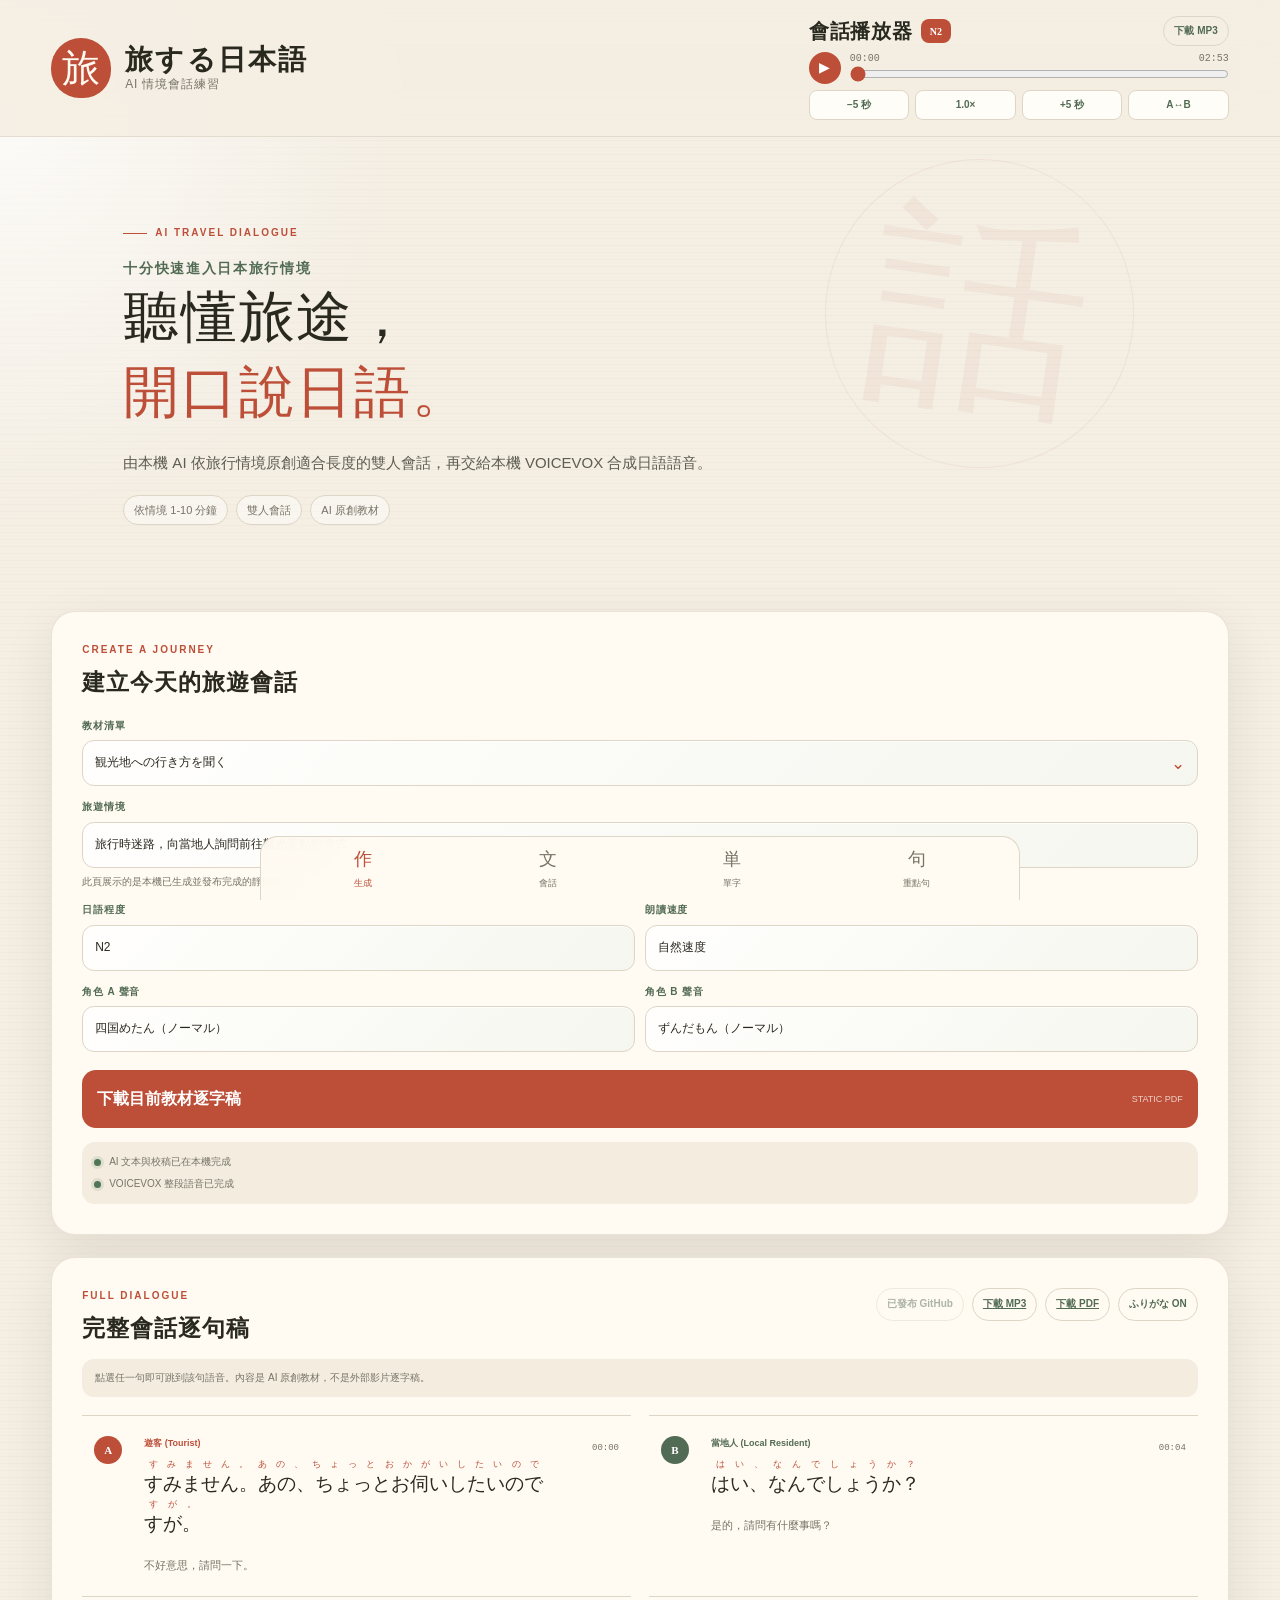
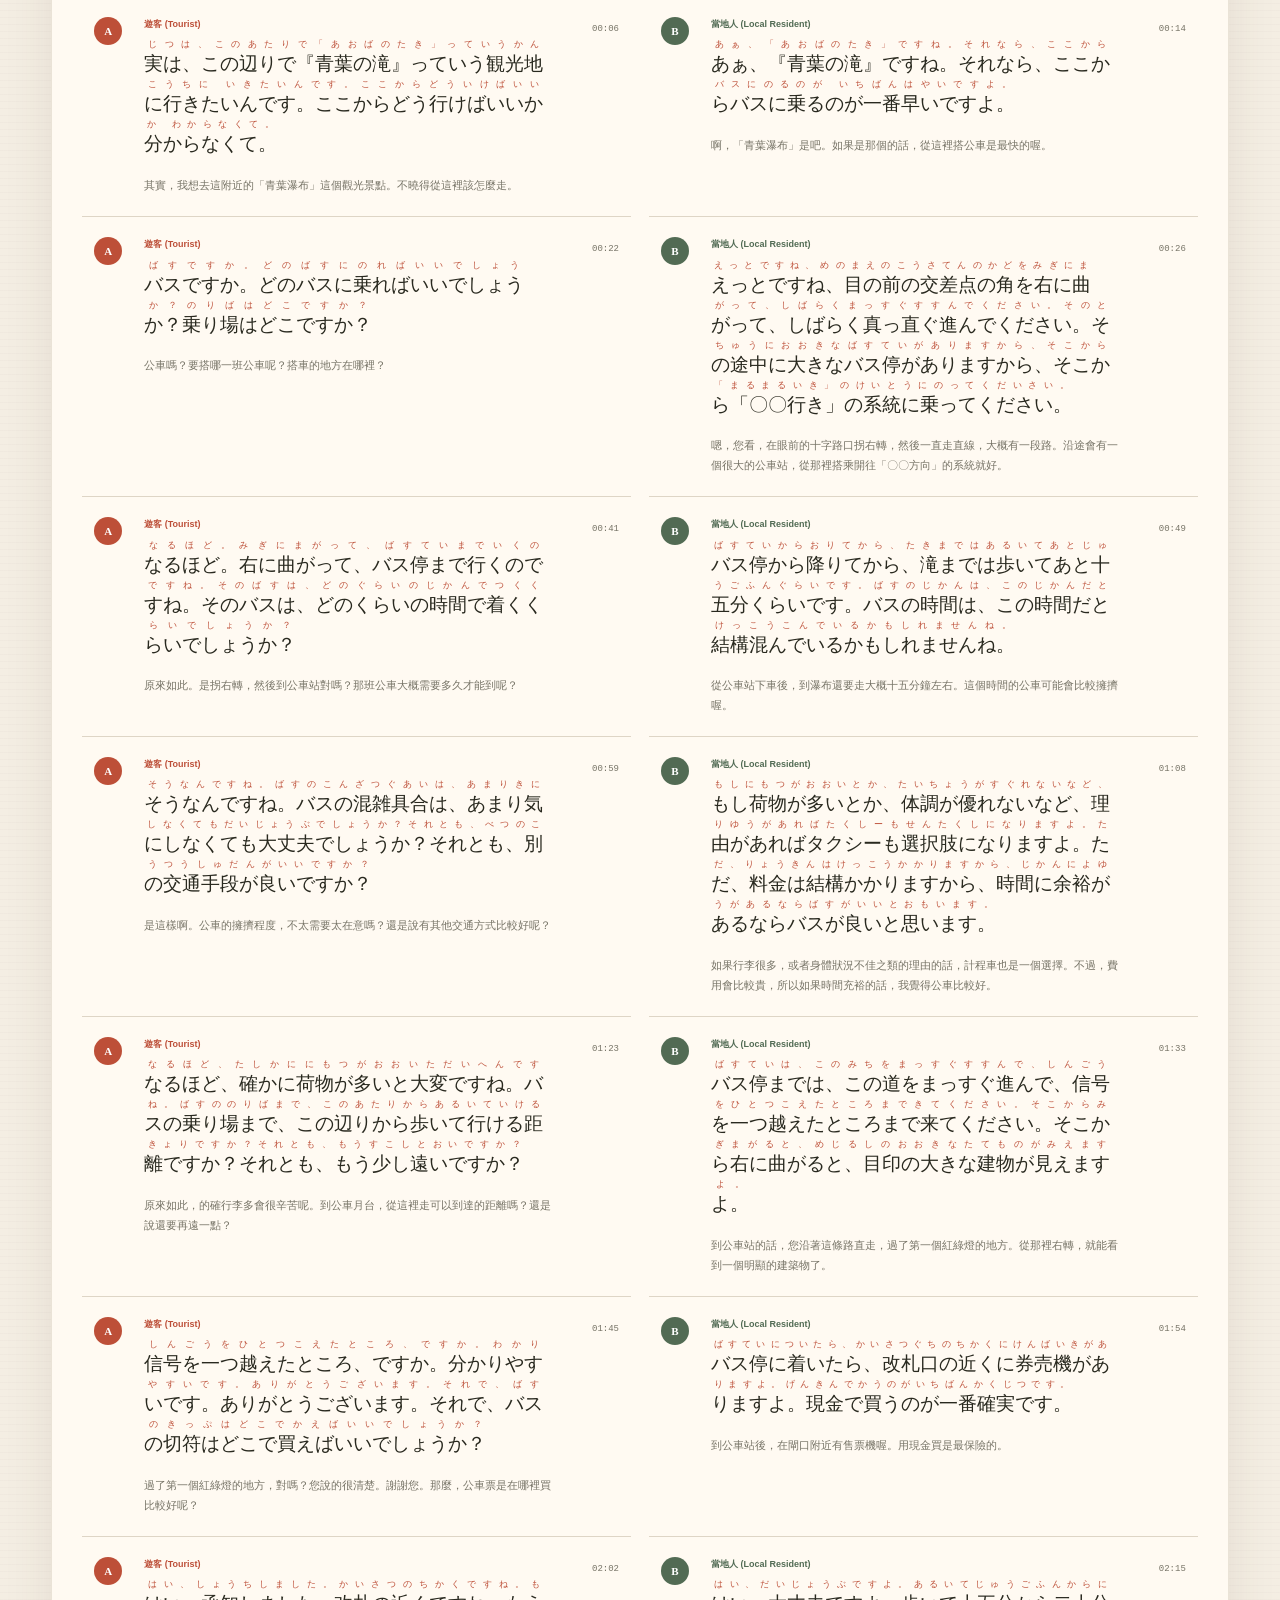
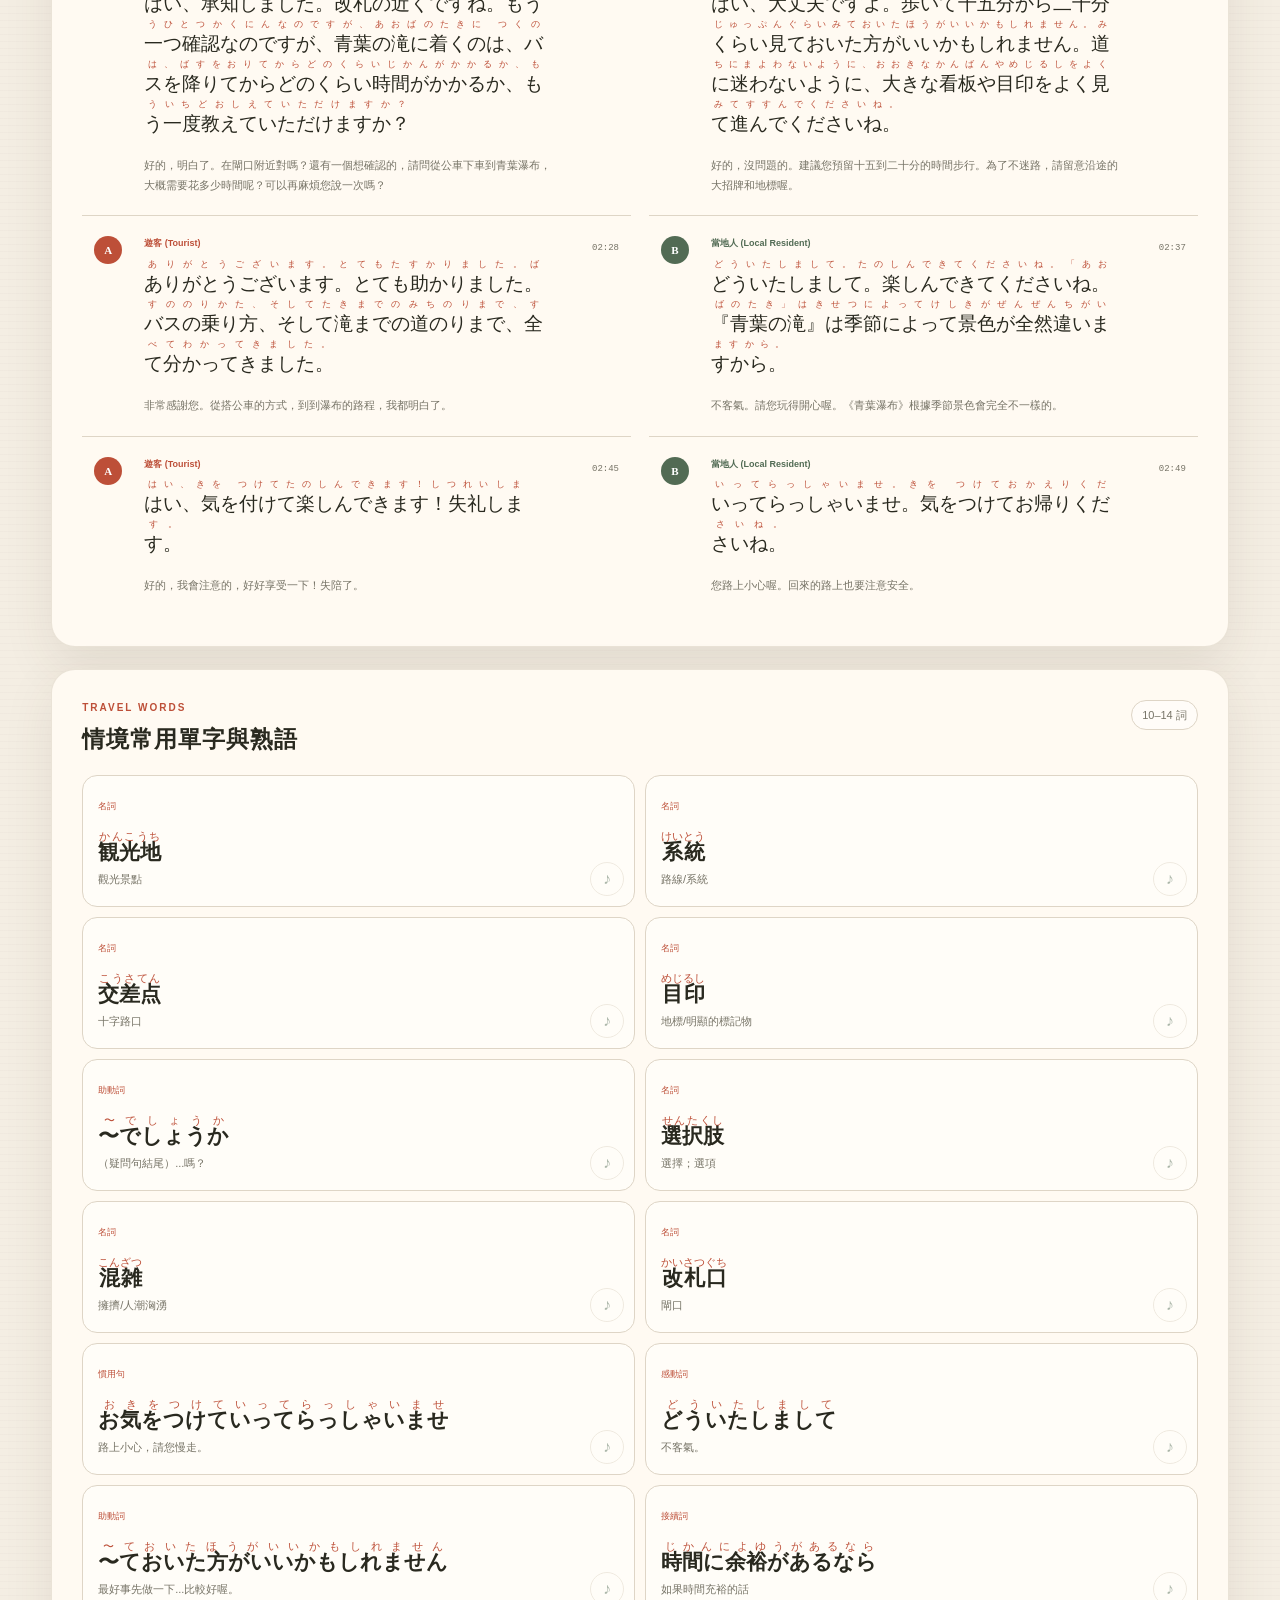
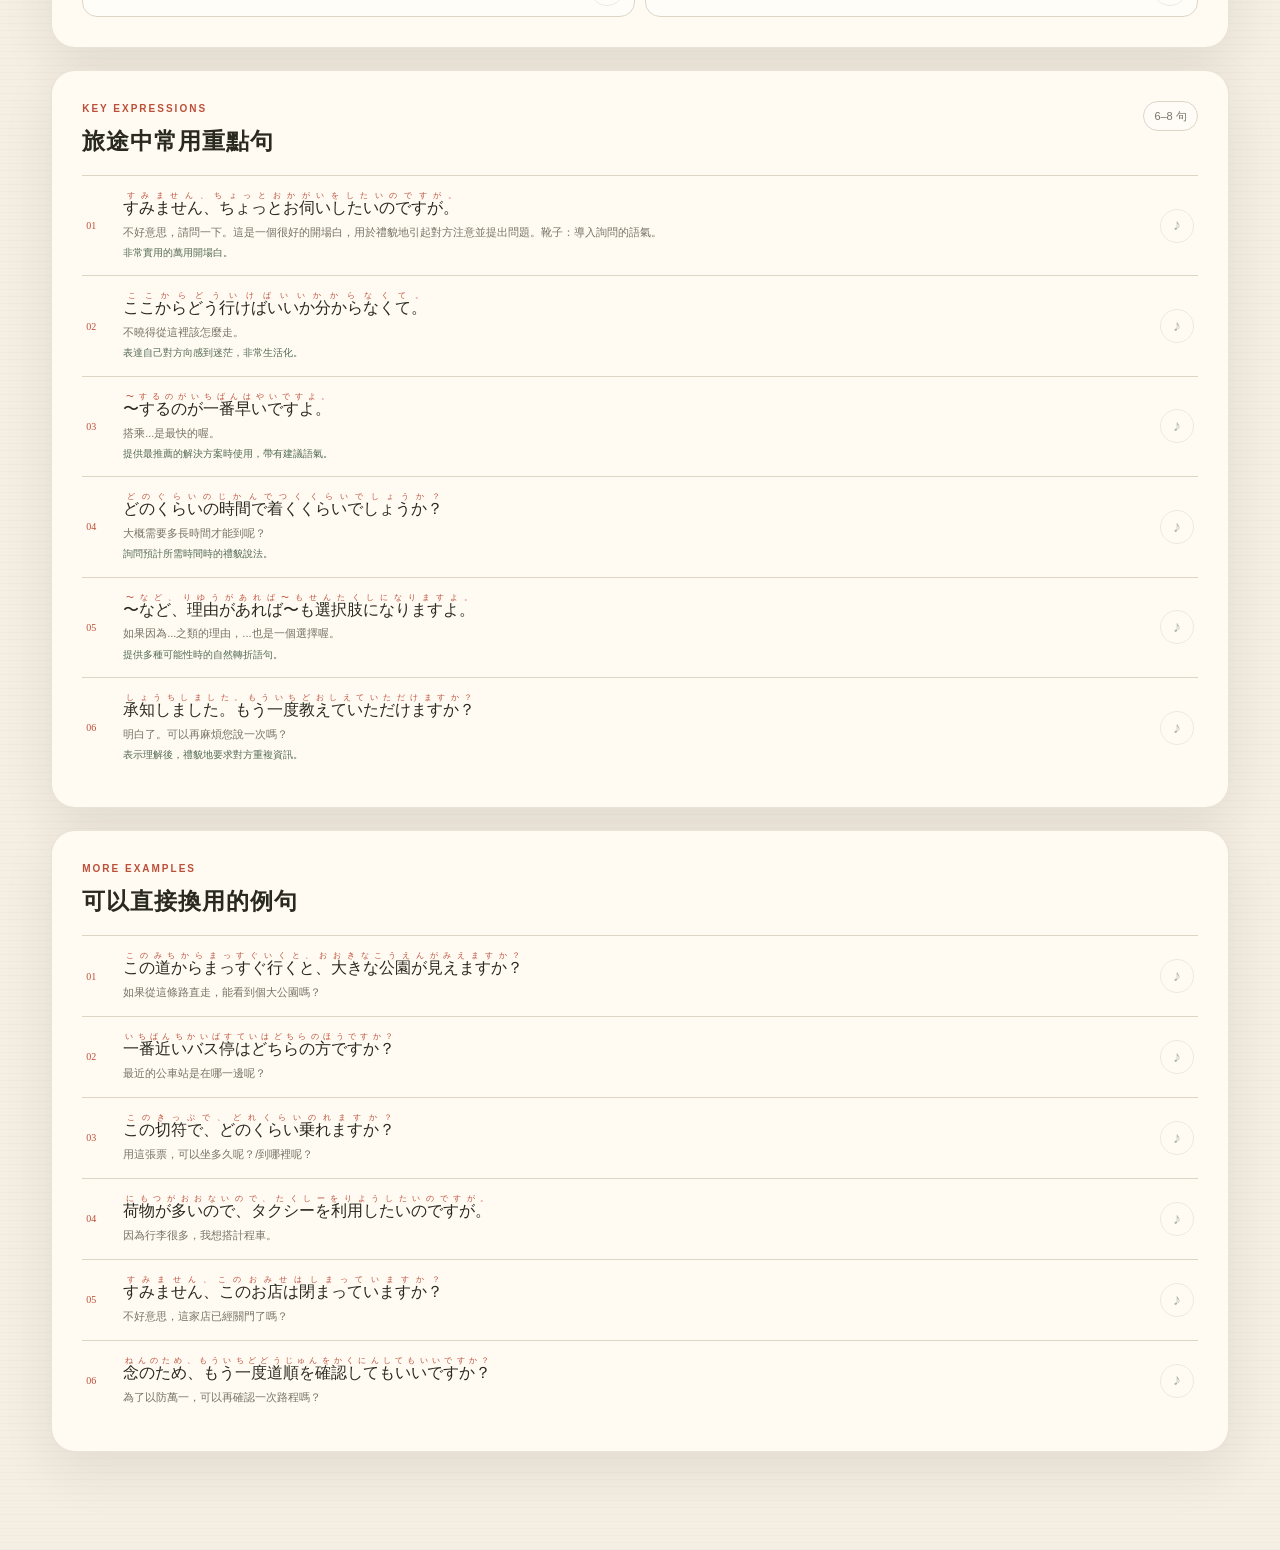
<file: index.html>
<!doctype html>
<html lang="zh-Hant">
  <head>
    <meta charset="UTF-8">
    <meta name="viewport" content="width=device-width, initial-scale=1, viewport-fit=cover">
    <meta name="theme-color" content="#f5efe4">
    <meta name="description" content="旅する日本語靜態教材展示站">
    <meta name="referrer" content="no-referrer">
    <meta http-equiv="Content-Security-Policy" content="default-src 'self'; base-uri 'none'; connect-src 'self'; form-action 'self'; frame-ancestors 'none'; img-src 'self' data:; media-src 'self'; object-src 'none'; script-src 'self'; style-src 'self'">
    <title>旅する日本語教材庫</title>
    <link rel="icon" href="favicon.ico" type="image/x-icon">
    <link rel="stylesheet" href="pages.css?v=20260624-2">
  </head>
  <body>
    <header class="topbar">
      <div class="topbar-brand-row">
        <a class="brand" href="#today" aria-label="旅する日本語首頁">
          <span class="brand-mark">旅</span>
          <span><strong>旅する日本語</strong><small>AI 情境會話練習</small></span>
        </a>
      </div>

      <section class="player-card" id="player" aria-labelledby="playerTitle">
        <div class="player-heading">
          <div>
            <p class="section-label">LISTEN & REPEAT</p>
            <div class="player-title-row">
              <h2 id="playerTitle">會話播放器</h2>
              <span class="episode-level" id="episodeLevel">--</span>
            </div>
          </div>
          <a class="secondary-button static-action" id="downloadAudioButton" href="#" download aria-disabled="true">下載 MP3</a>
        </div>

        <audio id="dialogueAudio" preload="metadata"></audio>
        <div class="audio-display">
          <button class="play-button" id="playButton" type="button" aria-label="播放或暫停" disabled>▶</button>
          <div class="audio-progress">
            <div class="time-row"><span id="currentTime">00:00</span><span id="durationTime">00:00</span></div>
            <input id="progressRange" type="range" min="0" max="1000" value="0" disabled aria-label="語音播放進度">
          </div>
        </div>

        <div class="learning-controls">
          <button id="backButton" type="button" disabled>−5 秒</button>
          <div class="custom-select static-control playback-static">
            <div class="custom-select-trigger">
              <span class="custom-select-value" id="playbackRateDisplay">1.0×</span>
            </div>
          </div>
          <button id="forwardButton" type="button" disabled>+5 秒</button>
          <button class="loop-button" id="loopButton" type="button" disabled aria-pressed="false">A↔B</button>
        </div>

        <div class="ab-panel">
          <button id="setAButton" type="button" disabled><span>A 起點</span><strong id="aTime">00:00</strong></button>
          <div class="ab-line"><span id="abLine"></span></div>
          <button id="setBButton" type="button" disabled><span>B 終點</span><strong id="bTime">--:--</strong></button>
          <button class="reset-ab" id="resetAbButton" type="button" disabled>重設</button>
        </div>
        <p class="player-message" id="audioStatus">選擇教材後，MP3 語音會出現在這裡。</p>
      </section>
    </header>

    <main>
      <section class="hero" id="today">
        <div class="eyebrow"><span></span> AI TRAVEL DIALOGUE</div>
        <p class="hero-kicker">十分快速進入日本旅行情境</p>
        <h1>聽懂旅途，<br><em>開口說日語。</em></h1>
        <p class="hero-copy">由本機 AI 依旅行情境原創適合長度的雙人會話，再交給本機 VOICEVOX 合成日語語音。</p>
        <div class="hero-meta">
          <span>依情境 1-10 分鐘</span><span>雙人會話</span><span>AI 原創教材</span>
        </div>
      </section>

      <section class="generator-card" aria-labelledby="generatorTitle">
        <div class="section-heading">
          <div>
            <p class="section-label">CREATE A JOURNEY</p>
            <h2 id="generatorTitle">建立今天的旅遊會話</h2>
          </div>
        </div>

        <form id="dialogueForm" class="static-form">
          <label>
            <span>教材清單</span>
            <div class="custom-select static-lesson-select" id="lessonSelect">
              <button class="custom-select-trigger" id="lessonSelectTrigger" type="button" aria-haspopup="listbox" aria-expanded="false">
                <span class="custom-select-value" id="lessonSelectValue">正在讀取教材清單…</span>
                <span class="custom-select-arrow">⌄</span>
              </button>
              <div class="custom-select-menu lesson-list" id="lessonList" role="listbox" hidden></div>
            </div>
          </label>

          <label>
            <span>旅遊情境</span>
            <input id="staticTopic" type="text" value="尚未選擇教材" readonly aria-readonly="true">
            <small class="field-hint">此頁展示的是本機已生成並發布完成的靜態教材。</small>
          </label>

          <div class="form-grid">
            <label>
              <span>日語程度</span>
              <div class="custom-select static-control">
                <div class="custom-select-trigger"><span class="custom-select-value" id="staticLevel">--</span></div>
              </div>
            </label>
            <label>
              <span>朗讀速度</span>
              <div class="custom-select static-control">
                <div class="custom-select-trigger"><span class="custom-select-value" id="staticVoiceSpeed">--</span></div>
              </div>
            </label>
          </div>

          <div class="form-grid">
            <label>
              <span>角色 A 聲音</span>
              <div class="custom-select static-control">
                <div class="custom-select-trigger"><span class="custom-select-value" id="staticSpeakerA">--</span></div>
              </div>
            </label>
            <label>
              <span>角色 B 聲音</span>
              <div class="custom-select static-control">
                <div class="custom-select-trigger"><span class="custom-select-value" id="staticSpeakerB">--</span></div>
              </div>
            </label>
          </div>

          <a class="primary-button static-primary" id="downloadTranscriptButton" href="#" download aria-disabled="true">
            <span>下載目前教材逐字稿</span>
            <small>STATIC PDF</small>
          </a>
        </form>

        <div class="system-status" aria-live="polite">
          <p><i class="ready"></i><span>AI 文本與校稿已在本機完成</span></p>
          <p><i class="ready"></i><span>VOICEVOX 整段語音已完成</span></p>
        </div>
      </section>

      <section class="content-section" id="dialogue">
        <div class="section-heading">
          <div><p class="section-label">FULL DIALOGUE</p><h2>完整會話逐句稿</h2></div>
          <div class="transcript-actions">
            <button class="text-toggle published-button" type="button" disabled>已發布 GitHub</button>
            <a class="text-toggle" id="inlineAudioDownload" href="#" download aria-disabled="true">下載 MP3</a>
            <a class="text-toggle" id="inlinePdfDownload" href="#" download aria-disabled="true">下載 PDF</a>
            <button class="text-toggle" id="furiganaToggle" type="button" aria-pressed="true">ふりがな ON</button>
          </div>
        </div>
        <p class="excerpt-note">點選任一句即可跳到該句語音。內容是 AI 原創教材，不是外部影片逐字稿。</p>
        <div class="dialogue-list" id="dialogueList">
          <div class="placeholder">尚未選擇教材。</div>
        </div>
      </section>

      <section class="content-section" id="words">
        <div class="section-heading">
          <div><p class="section-label">TRAVEL WORDS</p><h2>情境常用單字與熟語</h2></div>
          <span class="count-pill" id="wordCount">10–14 詞</span>
        </div>
        <div class="word-grid" id="wordGrid">
          <div class="placeholder">選擇教材後，將在此顯示單字。</div>
        </div>
      </section>

      <section class="content-section" id="highlights">
        <div class="section-heading">
          <div><p class="section-label">KEY EXPRESSIONS</p><h2>旅途中常用重點句</h2></div>
          <span class="count-pill" id="phraseCount">6–8 句</span>
        </div>
        <div class="key-phrase-list" id="keyPhraseList">
          <div class="placeholder">選擇教材後，將在此顯示重點句。</div>
        </div>
      </section>

      <section class="content-section" id="examples">
        <div class="section-heading">
          <div><p class="section-label">MORE EXAMPLES</p><h2>可以直接換用的例句</h2></div>
        </div>
        <div class="example-list" id="exampleList">
          <div class="placeholder">選擇教材後，將在此顯示延伸例句。</div>
        </div>
      </section>
    </main>

    <nav class="bottom-nav" aria-label="主要導覽">
      <a class="active" href="#today"><span>作</span>生成</a>
      <a href="#dialogue"><span>文</span>會話</a>
      <a href="#words"><span>単</span>單字</a>
      <a href="#highlights"><span>句</span>重點句</a>
    </nav>

    <div class="toast" id="toast" role="status" aria-live="polite"></div>
    <script src="pages.js?v=20260624-2"></script>
  </body>
</html>
</file>
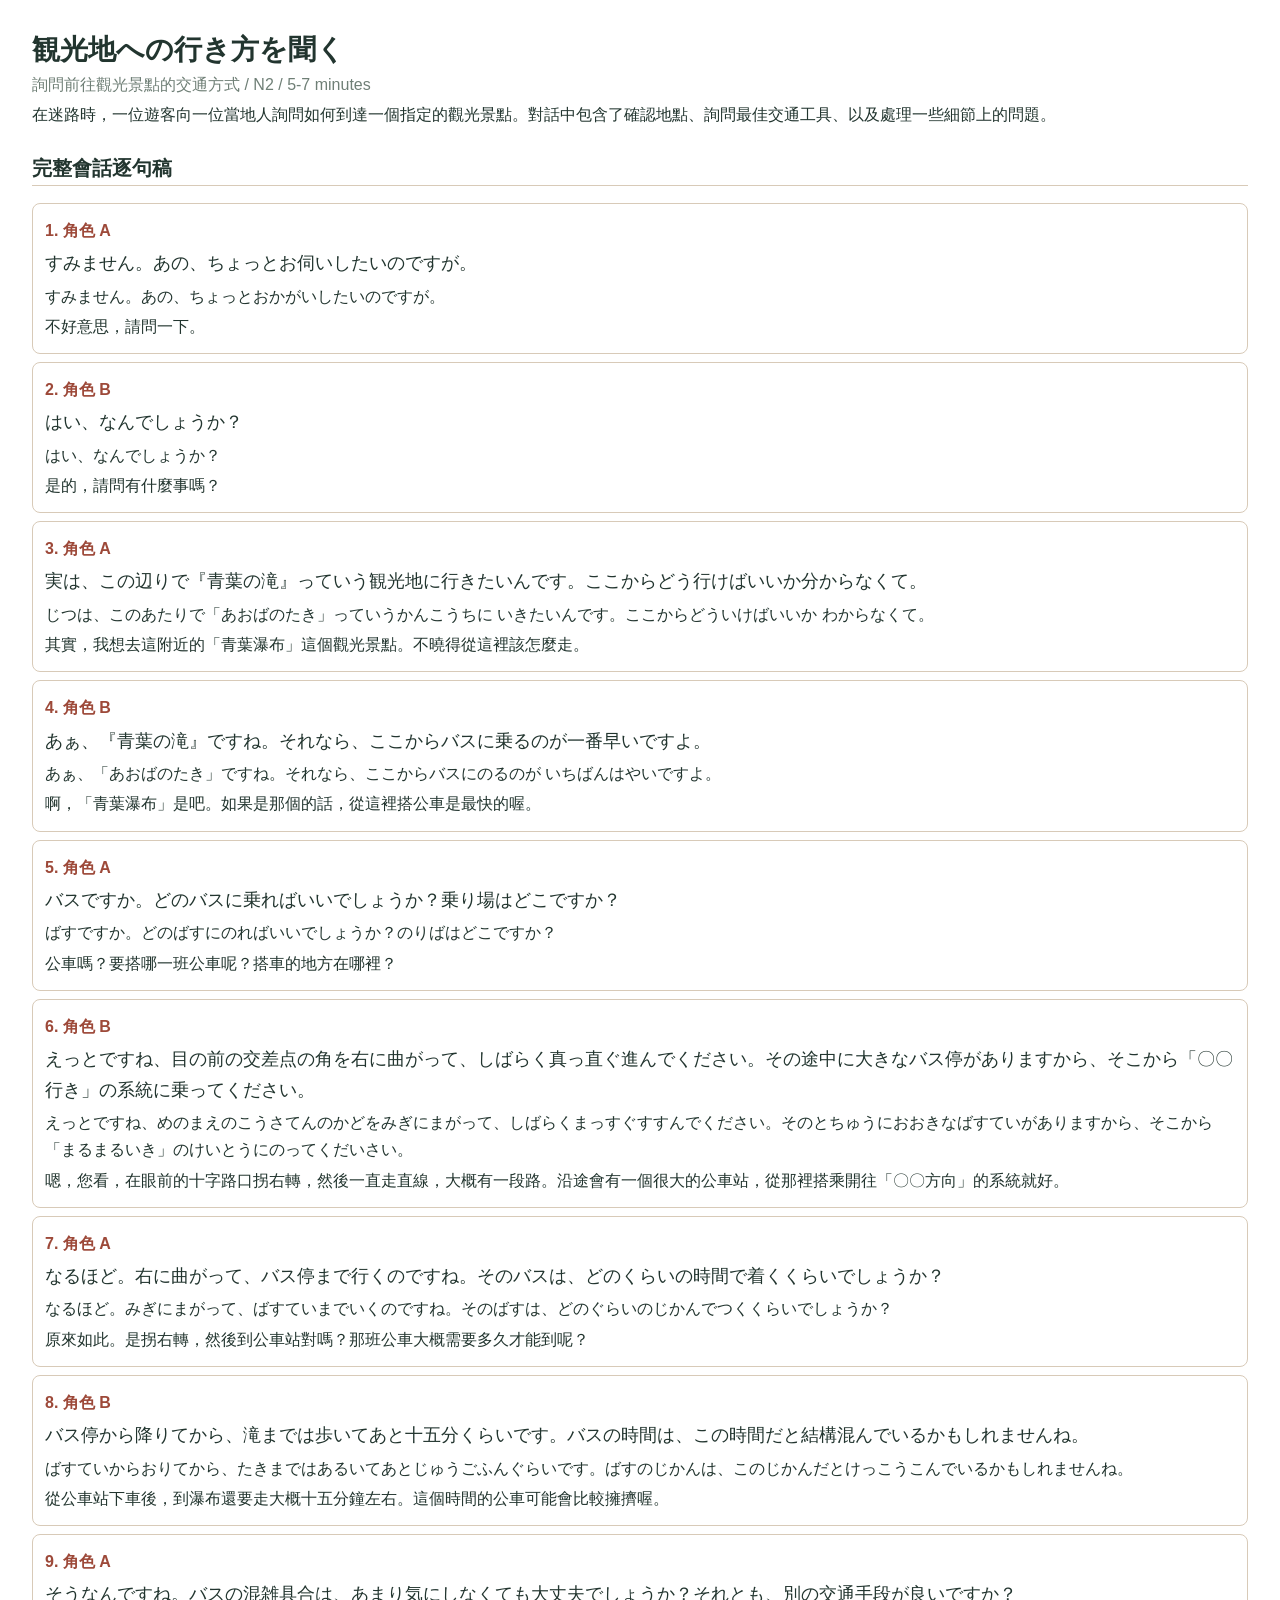
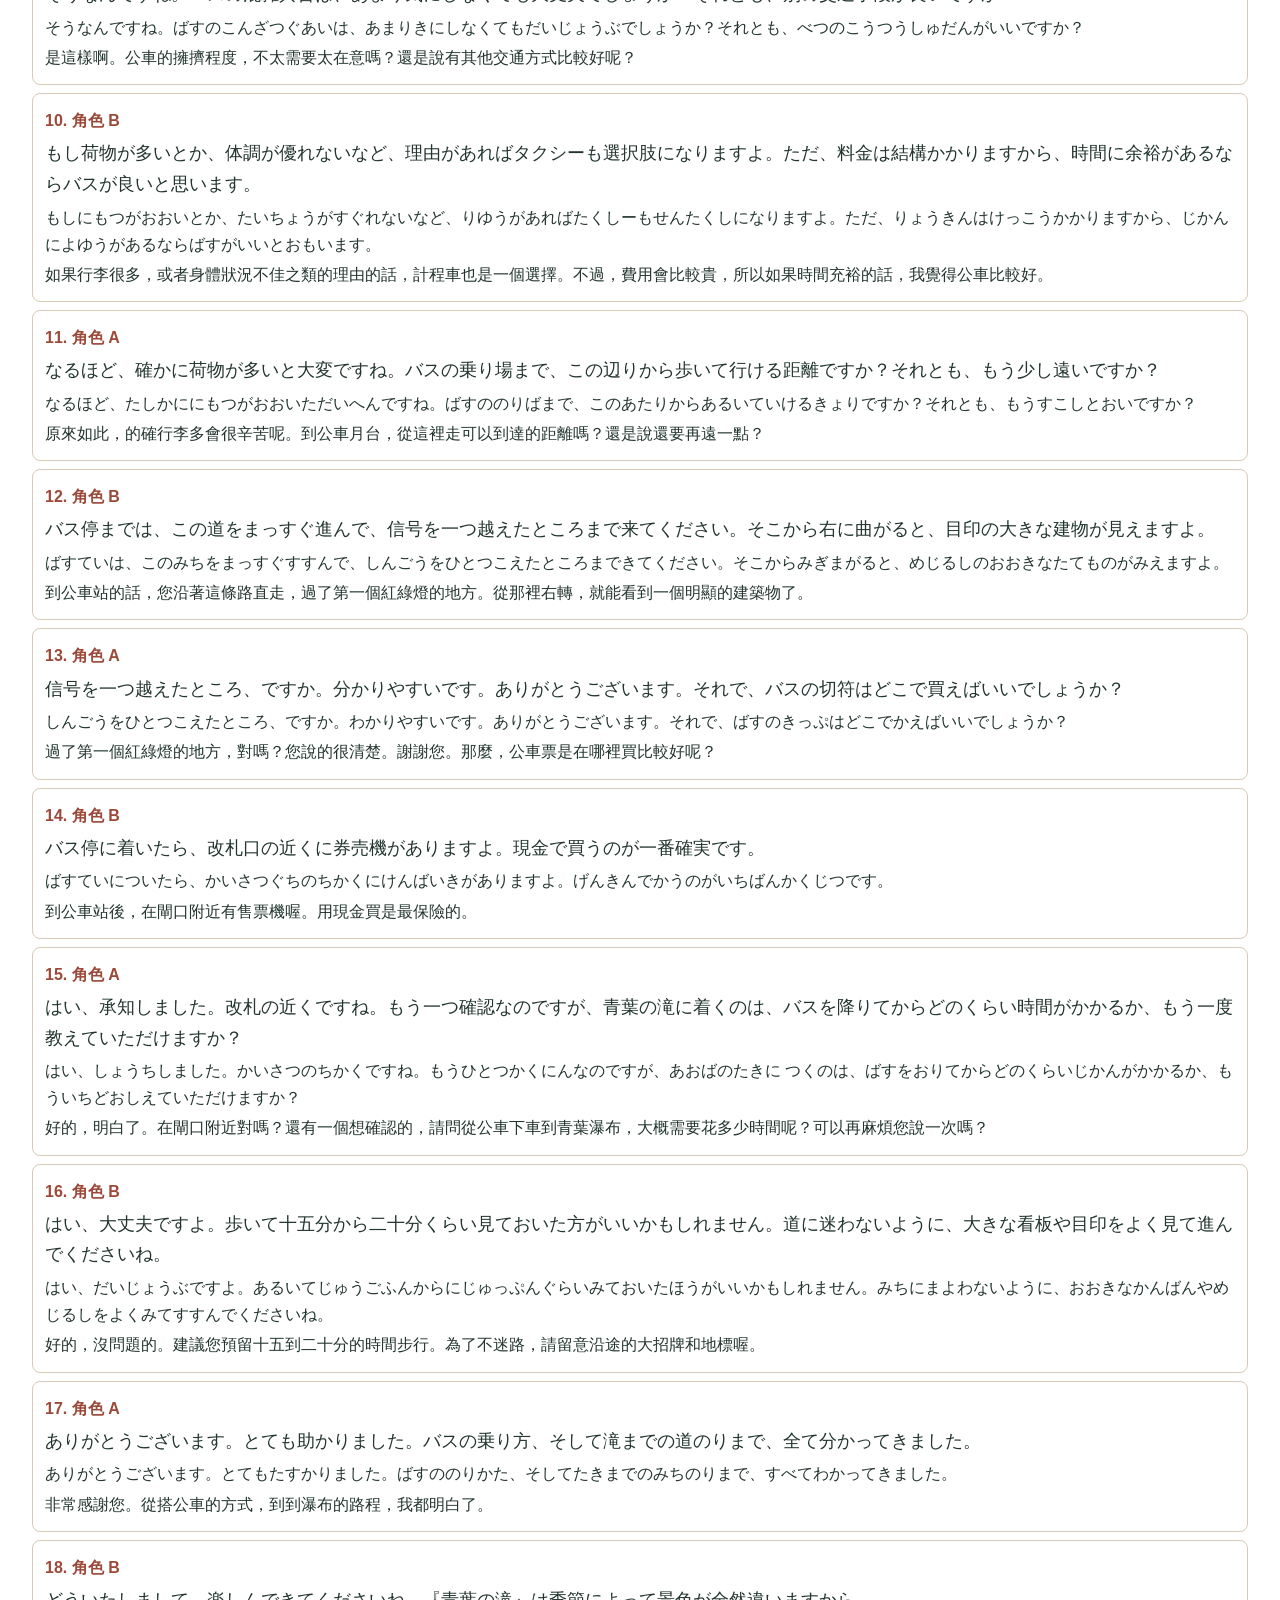
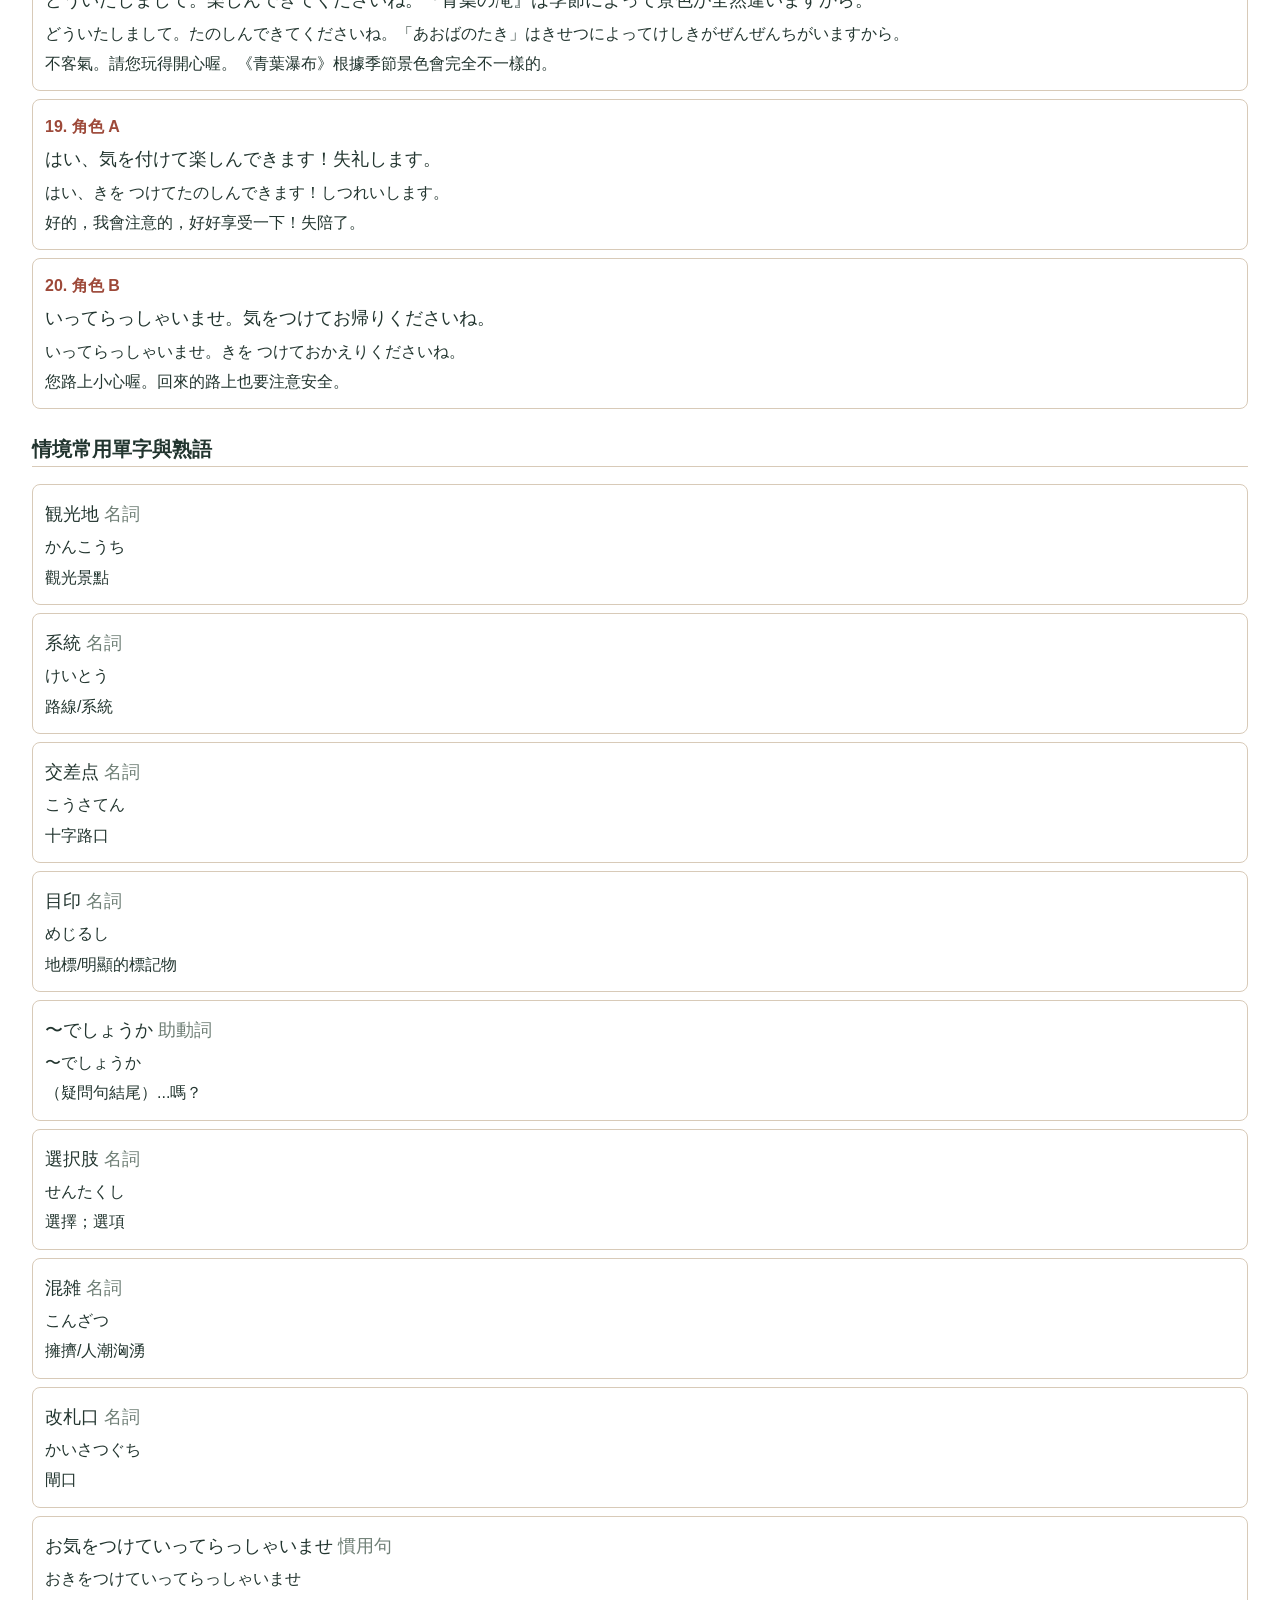
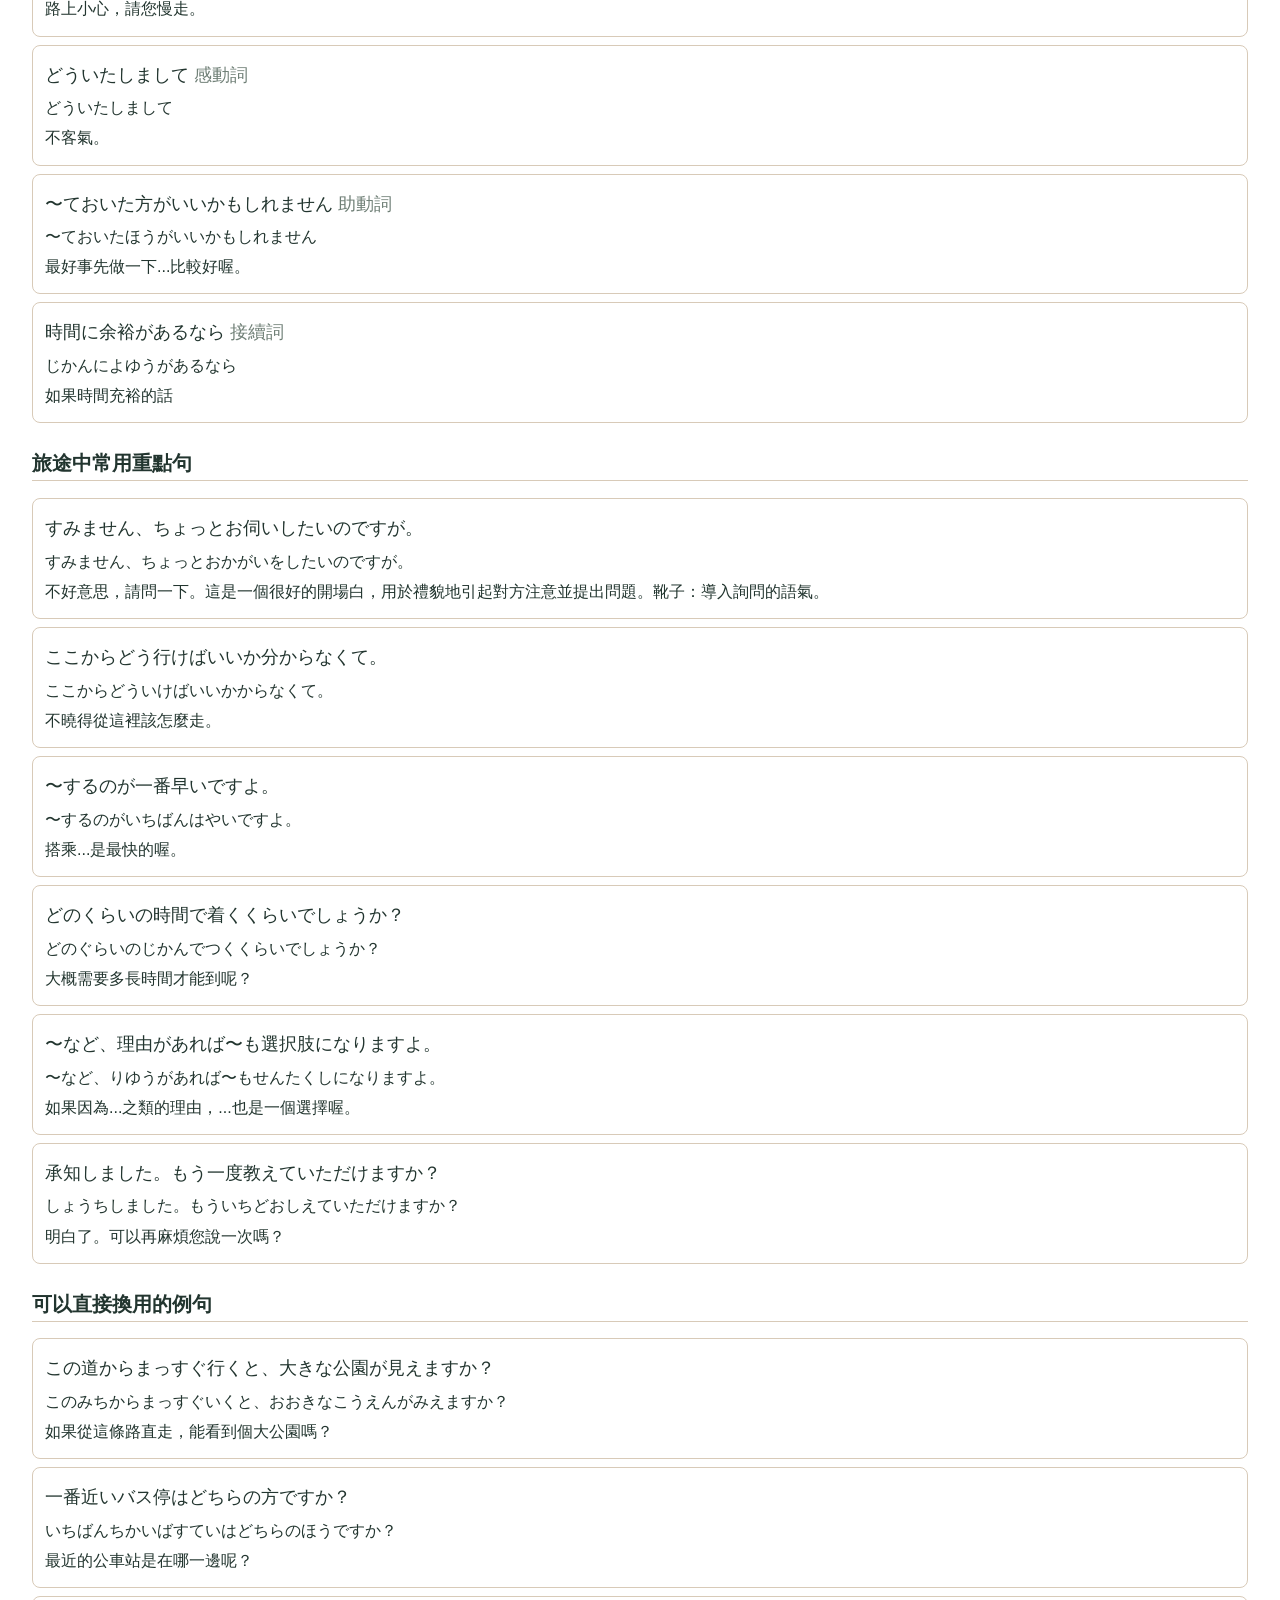
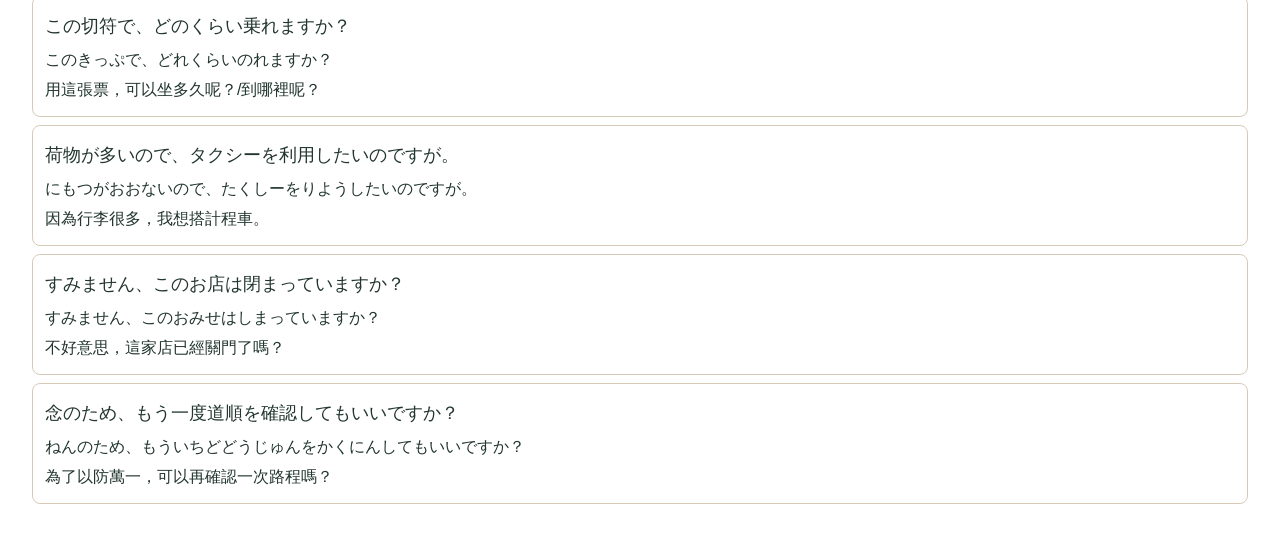
<file: lessons/観光地への行き方を聞く-mqrgc939/transcript.html>
<!doctype html>
<html lang="zh-Hant">
<head>
  <meta charset="UTF-8">
  <meta name="referrer" content="no-referrer">
  <meta http-equiv="Content-Security-Policy" content="default-src 'none'; base-uri 'none'; img-src data:; style-src 'unsafe-inline'">
  <title>観光地への行き方を聞く 逐字稿</title>
  <style>
    body { color: #22352f; font-family: "Noto Sans TC", "Yu Gothic", "Microsoft JhengHei", sans-serif; line-height: 1.7; margin: 32px; }
    h1, h2 { line-height: 1.25; }
    h1 { font-size: 28px; margin-bottom: 4px; }
    h2 { break-after: avoid; border-bottom: 1px solid #d8cab8; font-size: 20px; margin-top: 28px; padding-bottom: 4px; }
    .meta { color: #6f7f76; margin-top: 0; }
    .line, .card, .word { border: 1px solid #d8cab8; border-radius: 8px; margin: 8px 0; padding: 10px 12px; break-inside: avoid; }
    .speaker { color: #9d4939; font-weight: 700; }
    .japanese { font-size: 18px; margin: 4px 0; }
    p { margin: 3px 0; }
  </style>
</head>
<body>
  <h1>観光地への行き方を聞く</h1>
  <p class="meta">詢問前往觀光景點的交通方式 / N2 / 5-7 minutes</p>
  <p>在迷路時，一位遊客向一位當地人詢問如何到達一個指定的觀光景點。對話中包含了確認地點、詢問最佳交通工具、以及處理一些細節上的問題。</p>

  <h2>完整會話逐句稿</h2>
  
    <article class="line">
      <p class="speaker">1. 角色 A</p>
      <p class="japanese">すみません。あの、ちょっとお伺いしたいのですが。</p>
      <p>すみません。あの、ちょっとおかがいしたいのですが。</p>
      <p>不好意思，請問一下。</p>
    </article>
    <article class="line">
      <p class="speaker">2. 角色 B</p>
      <p class="japanese">はい、なんでしょうか？</p>
      <p>はい、なんでしょうか？</p>
      <p>是的，請問有什麼事嗎？</p>
    </article>
    <article class="line">
      <p class="speaker">3. 角色 A</p>
      <p class="japanese">実は、この辺りで『青葉の滝』っていう観光地に行きたいんです。ここからどう行けばいいか分からなくて。</p>
      <p>じつは、このあたりで「あおばのたき」っていうかんこうちに いきたいんです。ここからどういけばいいか わからなくて。</p>
      <p>其實，我想去這附近的「青葉瀑布」這個觀光景點。不曉得從這裡該怎麼走。</p>
    </article>
    <article class="line">
      <p class="speaker">4. 角色 B</p>
      <p class="japanese">あぁ、『青葉の滝』ですね。それなら、ここからバスに乗るのが一番早いですよ。</p>
      <p>あぁ、「あおばのたき」ですね。それなら、ここからバスにのるのが いちばんはやいですよ。</p>
      <p>啊，「青葉瀑布」是吧。如果是那個的話，從這裡搭公車是最快的喔。</p>
    </article>
    <article class="line">
      <p class="speaker">5. 角色 A</p>
      <p class="japanese">バスですか。どのバスに乗ればいいでしょうか？乗り場はどこですか？</p>
      <p>ばすですか。どのばすにのればいいでしょうか？のりばはどこですか？</p>
      <p>公車嗎？要搭哪一班公車呢？搭車的地方在哪裡？</p>
    </article>
    <article class="line">
      <p class="speaker">6. 角色 B</p>
      <p class="japanese">えっとですね、目の前の交差点の角を右に曲がって、しばらく真っ直ぐ進んでください。その途中に大きなバス停がありますから、そこから「〇〇行き」の系統に乗ってください。</p>
      <p>えっとですね、めのまえのこうさてんのかどをみぎにまがって、しばらくまっすぐすすんでください。そのとちゅうにおおきなばすていがありますから、そこから「まるまるいき」のけいとうにのってくだいさい。</p>
      <p>嗯，您看，在眼前的十字路口拐右轉，然後一直走直線，大概有一段路。沿途會有一個很大的公車站，從那裡搭乘開往「〇〇方向」的系統就好。</p>
    </article>
    <article class="line">
      <p class="speaker">7. 角色 A</p>
      <p class="japanese">なるほど。右に曲がって、バス停まで行くのですね。そのバスは、どのくらいの時間で着くくらいでしょうか？</p>
      <p>なるほど。みぎにまがって、ばすていまでいくのですね。そのばすは、どのぐらいのじかんでつくくらいでしょうか？</p>
      <p>原來如此。是拐右轉，然後到公車站對嗎？那班公車大概需要多久才能到呢？</p>
    </article>
    <article class="line">
      <p class="speaker">8. 角色 B</p>
      <p class="japanese">バス停から降りてから、滝までは歩いてあと十五分くらいです。バスの時間は、この時間だと結構混んでいるかもしれませんね。</p>
      <p>ばすていからおりてから、たきまではあるいてあとじゅうごふんぐらいです。ばすのじかんは、このじかんだとけっこうこんでいるかもしれませんね。</p>
      <p>從公車站下車後，到瀑布還要走大概十五分鐘左右。這個時間的公車可能會比較擁擠喔。</p>
    </article>
    <article class="line">
      <p class="speaker">9. 角色 A</p>
      <p class="japanese">そうなんですね。バスの混雑具合は、あまり気にしなくても大丈夫でしょうか？それとも、別の交通手段が良いですか？</p>
      <p>そうなんですね。ばすのこんざつぐあいは、あまりきにしなくてもだいじょうぶでしょうか？それとも、べつのこうつうしゅだんがいいですか？</p>
      <p>是這樣啊。公車的擁擠程度，不太需要太在意嗎？還是說有其他交通方式比較好呢？</p>
    </article>
    <article class="line">
      <p class="speaker">10. 角色 B</p>
      <p class="japanese">もし荷物が多いとか、体調が優れないなど、理由があればタクシーも選択肢になりますよ。ただ、料金は結構かかりますから、時間に余裕があるならバスが良いと思います。</p>
      <p>もしにもつがおおいとか、たいちょうがすぐれないなど、りゆうがあればたくしーもせんたくしになりますよ。ただ、りょうきんはけっこうかかりますから、じかんによゆうがあるならばすがいいとおもいます。</p>
      <p>如果行李很多，或者身體狀況不佳之類的理由的話，計程車也是一個選擇。不過，費用會比較貴，所以如果時間充裕的話，我覺得公車比較好。</p>
    </article>
    <article class="line">
      <p class="speaker">11. 角色 A</p>
      <p class="japanese">なるほど、確かに荷物が多いと大変ですね。バスの乗り場まで、この辺りから歩いて行ける距離ですか？それとも、もう少し遠いですか？</p>
      <p>なるほど、たしかににもつがおおいただいへんですね。ばすののりばまで、このあたりからあるいていけるきょりですか？それとも、もうすこしとおいですか？</p>
      <p>原來如此，的確行李多會很辛苦呢。到公車月台，從這裡走可以到達的距離嗎？還是說還要再遠一點？</p>
    </article>
    <article class="line">
      <p class="speaker">12. 角色 B</p>
      <p class="japanese">バス停までは、この道をまっすぐ進んで、信号を一つ越えたところまで来てください。そこから右に曲がると、目印の大きな建物が見えますよ。</p>
      <p>ばすていは、このみちをまっすぐすすんで、しんごうをひとつこえたところまできてください。そこからみぎまがると、めじるしのおおきなたてものがみえますよ。</p>
      <p>到公車站的話，您沿著這條路直走，過了第一個紅綠燈的地方。從那裡右轉，就能看到一個明顯的建築物了。</p>
    </article>
    <article class="line">
      <p class="speaker">13. 角色 A</p>
      <p class="japanese">信号を一つ越えたところ、ですか。分かりやすいです。ありがとうございます。それで、バスの切符はどこで買えばいいでしょうか？</p>
      <p>しんごうをひとつこえたところ、ですか。わかりやすいです。ありがとうございます。それで、ばすのきっぷはどこでかえばいいでしょうか？</p>
      <p>過了第一個紅綠燈的地方，對嗎？您說的很清楚。謝謝您。那麼，公車票是在哪裡買比較好呢？</p>
    </article>
    <article class="line">
      <p class="speaker">14. 角色 B</p>
      <p class="japanese">バス停に着いたら、改札口の近くに券売機がありますよ。現金で買うのが一番確実です。</p>
      <p>ばすていについたら、かいさつぐちのちかくにけんばいきがありますよ。げんきんでかうのがいちばんかくじつです。</p>
      <p>到公車站後，在閘口附近有售票機喔。用現金買是最保險的。</p>
    </article>
    <article class="line">
      <p class="speaker">15. 角色 A</p>
      <p class="japanese">はい、承知しました。改札の近くですね。もう一つ確認なのですが、青葉の滝に着くのは、バスを降りてからどのくらい時間がかかるか、もう一度教えていただけますか？</p>
      <p>はい、しょうちしました。かいさつのちかくですね。もうひとつかくにんなのですが、あおばのたきに つくのは、ばすをおりてからどのくらいじかんがかかるか、もういちどおしえていただけますか？</p>
      <p>好的，明白了。在閘口附近對嗎？還有一個想確認的，請問從公車下車到青葉瀑布，大概需要花多少時間呢？可以再麻煩您說一次嗎？</p>
    </article>
    <article class="line">
      <p class="speaker">16. 角色 B</p>
      <p class="japanese">はい、大丈夫ですよ。歩いて十五分から二十分くらい見ておいた方がいいかもしれません。道に迷わないように、大きな看板や目印をよく見て進んでくださいね。</p>
      <p>はい、だいじょうぶですよ。あるいてじゅうごふんからにじゅっぷんぐらいみておいたほうがいいかもしれません。みちにまよわないように、おおきなかんばんやめじるしをよくみてすすんでくださいね。</p>
      <p>好的，沒問題的。建議您預留十五到二十分的時間步行。為了不迷路，請留意沿途的大招牌和地標喔。</p>
    </article>
    <article class="line">
      <p class="speaker">17. 角色 A</p>
      <p class="japanese">ありがとうございます。とても助かりました。バスの乗り方、そして滝までの道のりまで、全て分かってきました。</p>
      <p>ありがとうございます。とてもたすかりました。ばすののりかた、そしてたきまでのみちのりまで、すべてわかってきました。</p>
      <p>非常感謝您。從搭公車的方式，到到瀑布的路程，我都明白了。</p>
    </article>
    <article class="line">
      <p class="speaker">18. 角色 B</p>
      <p class="japanese">どういたしまして。楽しんできてくださいね。『青葉の滝』は季節によって景色が全然違いますから。</p>
      <p>どういたしまして。たのしんできてくださいね。「あおばのたき」はきせつによってけしきがぜんぜんちがいますから。</p>
      <p>不客氣。請您玩得開心喔。《青葉瀑布》根據季節景色會完全不一樣的。</p>
    </article>
    <article class="line">
      <p class="speaker">19. 角色 A</p>
      <p class="japanese">はい、気を付けて楽しんできます！失礼します。</p>
      <p>はい、きを つけてたのしんできます！しつれいします。</p>
      <p>好的，我會注意的，好好享受一下！失陪了。</p>
    </article>
    <article class="line">
      <p class="speaker">20. 角色 B</p>
      <p class="japanese">いってらっしゃいませ。気をつけてお帰りくださいね。</p>
      <p>いってらっしゃいませ。きを つけておかえりくださいね。</p>
      <p>您路上小心喔。回來的路上也要注意安全。</p>
    </article>

  <h2>情境常用單字與熟語</h2>
  
    <article class="word">
      <p class="japanese">観光地 <span class="meta">名詞</span></p>
      <p>かんこうち</p>
      <p>觀光景點</p>
    </article>
    <article class="word">
      <p class="japanese">系統 <span class="meta">名詞</span></p>
      <p>けいとう</p>
      <p>路線/系統</p>
    </article>
    <article class="word">
      <p class="japanese">交差点 <span class="meta">名詞</span></p>
      <p>こうさてん</p>
      <p>十字路口</p>
    </article>
    <article class="word">
      <p class="japanese">目印 <span class="meta">名詞</span></p>
      <p>めじるし</p>
      <p>地標/明顯的標記物</p>
    </article>
    <article class="word">
      <p class="japanese">〜でしょうか <span class="meta">助動詞</span></p>
      <p>〜でしょうか</p>
      <p>（疑問句結尾）...嗎？</p>
    </article>
    <article class="word">
      <p class="japanese">選択肢 <span class="meta">名詞</span></p>
      <p>せんたくし</p>
      <p>選擇；選項</p>
    </article>
    <article class="word">
      <p class="japanese">混雑 <span class="meta">名詞</span></p>
      <p>こんざつ</p>
      <p>擁擠/人潮洶湧</p>
    </article>
    <article class="word">
      <p class="japanese">改札口 <span class="meta">名詞</span></p>
      <p>かいさつぐち</p>
      <p>閘口</p>
    </article>
    <article class="word">
      <p class="japanese">お気をつけていってらっしゃいませ <span class="meta">慣用句</span></p>
      <p>おきをつけていってらっしゃいませ</p>
      <p>路上小心，請您慢走。</p>
    </article>
    <article class="word">
      <p class="japanese">どういたしまして <span class="meta">感動詞</span></p>
      <p>どういたしまして</p>
      <p>不客氣。</p>
    </article>
    <article class="word">
      <p class="japanese">〜ておいた方がいいかもしれません <span class="meta">助動詞</span></p>
      <p>〜ておいたほうがいいかもしれません</p>
      <p>最好事先做一下...比較好喔。</p>
    </article>
    <article class="word">
      <p class="japanese">時間に余裕があるなら <span class="meta">接續詞</span></p>
      <p>じかんによゆうがあるなら</p>
      <p>如果時間充裕的話</p>
    </article>

  <h2>旅途中常用重點句</h2>
  
    <article class="card">
      <p class="japanese">すみません、ちょっとお伺いしたいのですが。</p>
      <p>すみません、ちょっとおかがいをしたいのですが。</p>
      <p>不好意思，請問一下。這是一個很好的開場白，用於禮貌地引起對方注意並提出問題。靴子：導入詢問的語氣。 </p>
    </article>
    <article class="card">
      <p class="japanese">ここからどう行けばいいか分からなくて。</p>
      <p>ここからどういけばいいかからなくて。</p>
      <p>不曉得從這裡該怎麼走。</p>
    </article>
    <article class="card">
      <p class="japanese">〜するのが一番早いですよ。</p>
      <p>〜するのがいちばんはやいですよ。</p>
      <p>搭乘...是最快的喔。</p>
    </article>
    <article class="card">
      <p class="japanese">どのくらいの時間で着くくらいでしょうか？</p>
      <p>どのぐらいのじかんでつくくらいでしょうか？</p>
      <p>大概需要多長時間才能到呢？</p>
    </article>
    <article class="card">
      <p class="japanese">〜など、理由があれば〜も選択肢になりますよ。</p>
      <p>〜など、りゆうがあれば〜もせんたくしになりますよ。</p>
      <p>如果因為...之類的理由，...也是一個選擇喔。</p>
    </article>
    <article class="card">
      <p class="japanese">承知しました。もう一度教えていただけますか？</p>
      <p>しょうちしました。もういちどおしえていただけますか？</p>
      <p>明白了。可以再麻煩您說一次嗎？</p>
    </article>

  <h2>可以直接換用的例句</h2>
  
    <article class="card">
      <p class="japanese">この道からまっすぐ行くと、大きな公園が見えますか？</p>
      <p>このみちからまっすぐいくと、おおきなこうえんがみえますか？</p>
      <p>如果從這條路直走，能看到個大公園嗎？</p>
    </article>
    <article class="card">
      <p class="japanese">一番近いバス停はどちらの方ですか？</p>
      <p>いちばんちかいばすていはどちらのほうですか？</p>
      <p>最近的公車站是在哪一邊呢？</p>
    </article>
    <article class="card">
      <p class="japanese">この切符で、どのくらい乗れますか？</p>
      <p>このきっぷで、どれくらいのれますか？</p>
      <p>用這張票，可以坐多久呢？/到哪裡呢？</p>
    </article>
    <article class="card">
      <p class="japanese">荷物が多いので、タクシーを利用したいのですが。</p>
      <p>にもつがおおないので、たくしーをりようしたいのですが。</p>
      <p>因為行李很多，我想搭計程車。</p>
    </article>
    <article class="card">
      <p class="japanese">すみません、このお店は閉まっていますか？</p>
      <p>すみません、このおみせはしまっていますか？</p>
      <p>不好意思，這家店已經關門了嗎？</p>
    </article>
    <article class="card">
      <p class="japanese">念のため、もう一度道順を確認してもいいですか？</p>
      <p>ねんのため、もういちどどうじゅんをかくにんしてもいいですか？</p>
      <p>為了以防萬一，可以再確認一次路程嗎？</p>
    </article>
</body>
</html>
</file>
<file: pages.css>
:root {
  color-scheme: light;
  --bg: #f4eee3;
  --paper: #fffaf2;
  --paper-strong: #fffdf8;
  --ink: #29291f;
  --muted: #777467;
  --line: #ded5c6;
  --accent: #bd4f38;
  --accent-soft: #f1ddd1;
  --green: #526b54;
  --green-soft: #dce5d7;
  --shadow: 0 18px 50px rgba(75, 61, 43, 0.1);
  --page-max: 760px;
  --page-gutter: clamp(14px, 4vw, 34px);
  --bottom-nav-height: 64px;
}

* { box-sizing: border-box; }
html { scroll-behavior: smooth; }
body {
  margin: 0;
  background:
    radial-gradient(circle at 0 2%, rgba(255,255,255,.75), transparent 25rem),
    linear-gradient(rgba(91,74,49,.025) 1px, transparent 1px),
    var(--bg);
  background-size: auto, 100% 7px, auto;
  color: var(--ink);
  font-family: "Noto Sans TC", "Yu Gothic", "Hiragino Kaku Gothic ProN", sans-serif;
  line-height: 1.65;
  overflow-wrap: anywhere;
}

button, select, input { font: inherit; color: inherit; }
button, select, input, a { max-width: 100%; }
main, section, form, label, article, div { min-width: 0; }
button, a, select, input { -webkit-tap-highlight-color: transparent; }
button:focus-visible, a:focus-visible, select:focus-visible, input:focus-visible {
  outline: 3px solid rgba(189,79,56,.28);
  outline-offset: 3px;
}
button:disabled, select:disabled, input:disabled { cursor: not-allowed; opacity: .48; }
.native-select-source {
  position: absolute !important;
  width: 1px !important;
  height: 1px !important;
  padding: 0 !important;
  margin: -1px !important;
  overflow: hidden !important;
  clip: rect(0, 0, 0, 0) !important;
  white-space: nowrap !important;
  border: 0 !important;
}

.topbar {
  position: sticky;
  top: 0;
  z-index: 20;
  display: grid;
  min-height: 228px;
  grid-template-columns: 1fr;
  gap: 10px;
  align-items: center;
  padding: 12px max(14px, env(safe-area-inset-left));
  background: rgba(244, 238, 227, .9);
  border-bottom: 1px solid rgba(122, 104, 79, .14);
  backdrop-filter: blur(18px);
}
.topbar-brand-row {
  display: flex;
  width: 100%;
  min-height: 50px;
  align-items: center;
  justify-content: space-between;
}
.brand { display: flex; gap: 12px; align-items: center; color: inherit; text-decoration: none; }
.brand > span:last-child { min-width: 0; }
.brand-mark {
  display: grid;
  width: 44px;
  height: 44px;
  place-items: center;
  color: var(--paper);
  background: var(--accent);
  border-radius: 50% 50% 44% 56%;
  font: 23px serif;
}
.brand strong, .brand small { display: block; line-height: 1.25; }
.brand strong { font-family: "Yu Mincho", serif; font-size: 15px; letter-spacing: .08em; }
.brand small { color: var(--muted); font-size: 10px; letter-spacing: .07em; }
main {
  width: min(100%, var(--page-max));
  margin: 0 auto;
  padding-bottom: calc(var(--bottom-nav-height) + 34px + env(safe-area-inset-bottom));
}
.hero { position: relative; padding: 52px 22px 34px; overflow: hidden; }
.hero::after {
  position: absolute;
  top: 28px;
  right: -52px;
  display: grid;
  width: 176px;
  height: 176px;
  content: "話";
  place-items: center;
  color: rgba(189,79,56,.06);
  border: 1px solid rgba(189,79,56,.08);
  border-radius: 50%;
  font: 130px/1 "Yu Mincho", serif;
  transform: rotate(8deg);
}
.eyebrow, .section-label {
  margin: 0 0 8px;
  color: var(--accent);
  font-size: 10px;
  font-weight: 800;
  letter-spacing: .2em;
}
.eyebrow { display: flex; align-items: center; gap: 8px; }
.eyebrow span { width: 24px; height: 1px; background: var(--accent); }
.hero-kicker { margin: 18px 0 2px; color: var(--green); font: 600 14px "Yu Mincho", serif; letter-spacing: .12em; }
.hero h1 {
  position: relative;
  z-index: 1;
  margin: 0;
  font: 500 clamp(34px, 10vw, 56px)/1.35 "Yu Mincho", "Hiragino Mincho ProN", serif;
  letter-spacing: .03em;
}
.hero h1 em { color: var(--accent); font-style: normal; }
.hero-copy { max-width: 33rem; margin: 18px 0; color: #5e5d52; font-size: 14px; }
.hero-meta { display: flex; flex-wrap: wrap; gap: 8px; }
.hero-meta span, .count-pill {
  padding: 5px 10px;
  border: 1px solid var(--line);
  border-radius: 99px;
  color: var(--muted);
  background: rgba(255,255,255,.4);
  font-size: 11px;
}

.generator-card, .player-card, .content-section {
  margin: 0 14px 18px;
  padding: 22px 18px;
  background: var(--paper);
  border: 1px solid rgba(122,104,79,.16);
  border-radius: 24px;
  box-shadow: var(--shadow);
}
.section-heading, .player-heading { display: flex; align-items: flex-start; justify-content: space-between; gap: 14px; }
.section-heading > div, .player-heading > div { min-width: 0; }
h2 { margin: 0; font: 600 23px/1.35 "Yu Mincho", serif; letter-spacing: .04em; }
.player-card {
  width: 100%;
  min-height: 132px;
  justify-self: stretch;
  margin: 0;
  padding: 10px 11px;
  border: 0;
  border-radius: 16px;
  background: transparent;
  box-shadow: none;
}
.player-heading {
  align-items: center;
}
.player-card .section-label {
  margin-bottom: 4px;
  font-size: 9px;
}
.player-card h2 {
  font-size: 21px;
  line-height: 1.25;
}
.player-title-row {
  display: flex;
  flex-wrap: wrap;
  gap: 8px;
  align-items: center;
}
.episode-level {
  display: inline-grid;
  min-width: 34px;
  min-height: 28px;
  place-items: center;
  padding: 4px 8px;
  color: white;
  border-radius: 8px;
  background: var(--accent);
  font: 800 11px serif;
}
.player-card .secondary-button {
  min-height: 32px;
}

#dialogueForm { display: grid; gap: 13px; margin-top: 20px; }
#dialogueForm label { display: grid; gap: 6px; }
#dialogueForm label > span { color: var(--green); font-size: 10px; font-weight: 800; letter-spacing: .08em; }
#dialogueForm select,
#dialogueForm input {
  width: 100%;
  min-width: 0;
  min-height: 46px;
  padding: 0 12px;
  border: 1px solid var(--line);
  border-radius: 12px;
  background: var(--paper-strong);
  font-size: 12px;
}
#dialogueForm input {
  background:
    linear-gradient(135deg, rgba(255,255,255,.75), rgba(220,229,215,.28)),
    var(--paper-strong);
  box-shadow: inset 0 1px rgba(255,255,255,.75);
}
#dialogueForm input:focus {
  outline: none;
  border-color: var(--green);
  box-shadow: 0 0 0 3px rgba(82,107,84,.12);
}
.field-hint {
  color: var(--muted);
  font-size: 10px;
  line-height: 1.55;
}
.topic-picker {
  position: relative;
  display: grid;
  grid-template-columns: minmax(0, 1fr) 44px;
  width: 100%;
  min-width: 0;
}
.topic-picker input {
  grid-column: 1 / -1;
  padding-right: 44px !important;
}
.topic-picker-button {
  position: absolute;
  top: 1px;
  right: 1px;
  width: 42px;
  height: calc(100% - 2px);
  color: var(--accent);
  border: 0;
  border-radius: 0 11px 11px 0;
  background: transparent;
  font-size: 17px;
  line-height: 1;
  transition: transform .18s ease;
}
.topic-picker.open .topic-picker-button { transform: rotate(180deg); }
.topic-picker-menu {
  top: calc(100% + 6px);
}
.custom-select {
  position: relative;
  width: 100%;
  min-width: 0;
}
.custom-select-trigger {
  display: flex;
  width: 100%;
  min-height: 46px;
  align-items: center;
  justify-content: space-between;
  gap: 10px;
  padding: 0 12px;
  color: var(--ink);
  border: 1px solid var(--line);
  border-radius: 12px;
  background:
    linear-gradient(135deg, rgba(255,255,255,.75), rgba(220,229,215,.28)),
    var(--paper-strong);
  box-shadow: inset 0 1px rgba(255,255,255,.75);
  font-size: 12px;
  text-align: left;
}
.custom-select-trigger:hover { border-color: rgba(82,107,84,.55); }
.custom-select.open .custom-select-trigger {
  border-color: var(--green);
  box-shadow: 0 0 0 3px rgba(82,107,84,.12);
}
.custom-select-value {
  min-width: 0;
  overflow: hidden;
  text-overflow: ellipsis;
  white-space: nowrap;
}
.custom-select-arrow {
  flex: 0 0 auto;
  color: var(--accent);
  font-size: 17px;
  line-height: 1;
  transition: transform .18s ease;
}
.custom-select.open .custom-select-arrow { transform: rotate(180deg); }
.custom-select-menu {
  position: absolute;
  z-index: 50;
  top: calc(100% + 6px);
  right: 0;
  left: 0;
  max-height: min(280px, 48vh);
  padding: 6px;
  overflow-y: auto;
  border: 1px solid rgba(82,107,84,.28);
  border-radius: 14px;
  background: rgba(255,250,242,.98);
  box-shadow: 0 18px 40px rgba(75,61,43,.2);
  backdrop-filter: blur(14px);
}
.custom-select-option {
  display: flex;
  width: 100%;
  min-height: 40px;
  align-items: center;
  padding: 8px 10px;
  color: var(--ink);
  border: 0;
  border-radius: 9px;
  background: transparent;
  font-size: 12px;
  text-align: left;
}
.custom-select-option:hover,
.custom-select-option:focus-visible {
  color: var(--green);
  background: var(--green-soft);
}
.custom-select-option.selected {
  color: white;
  background: var(--green);
}
.form-grid { display: grid; grid-template-columns: 1fr 1fr; gap: 10px; }
.primary-button {
  display: flex;
  width: 100%;
  min-height: 58px;
  align-items: center;
  justify-content: space-between;
  margin-top: 5px;
  padding: 10px 15px;
  color: white;
  border: 0;
  border-radius: 14px;
  background: var(--accent);
  font-weight: 800;
  gap: 12px;
  text-align: left;
}
.primary-button span { min-width: 0; }
.primary-button small { flex: 0 0 auto; opacity: .72; font-size: 9px; font-weight: 500; text-align: right; }
.primary-button.loading { background: var(--green); }
.system-status { display: grid; gap: 5px; margin-top: 14px; padding: 12px; border-radius: 13px; background: #f3ecdf; }
.system-status p { display: flex; gap: 8px; align-items: center; margin: 0; color: var(--muted); font-size: 10px; }
.system-status p span { min-width: 0; }
.system-status i { flex: 0 0 auto; width: 7px; height: 7px; border-radius: 50%; background: #b4aa9b; }
.system-status i.ready { background: #4f7655; box-shadow: 0 0 0 3px rgba(79,118,85,.12); }
.system-status i.error { background: var(--accent); }

.secondary-button {
  min-height: 34px;
  padding: 0 11px;
  color: var(--green);
  border: 1px solid var(--line);
  border-radius: 99px;
  background: transparent;
  font-size: 10px;
  font-weight: 800;
}
.audio-display { display: grid; grid-template-columns: 38px 1fr; gap: 10px; align-items: center; margin: 7px 0 8px; }
.play-button {
  width: 38px;
  height: 38px;
  color: white;
  border: 0;
  border-radius: 50%;
  background: var(--accent);
  font-size: 18px;
}
.audio-progress { min-width: 0; }
.time-row { display: flex; justify-content: space-between; color: var(--muted); font: 10px monospace; }
#progressRange { display: block; width: 100%; min-width: 0; margin-inline: 0; accent-color: var(--accent); }
.learning-controls { display: grid; grid-template-columns: repeat(4, minmax(0, 1fr)); gap: 6px; margin-bottom: 0; }
.learning-controls button, .learning-controls .custom-select-trigger {
  min-width: 0;
  min-height: 30px;
  border: 1px solid var(--line);
  border-radius: 8px;
  color: var(--green);
  background: var(--paper-strong);
  font-size: 11px;
  font-weight: 800;
  text-align: center;
}
.topbar .ab-panel,
.topbar .player-message {
  display: none;
}
.learning-controls .custom-select-value { width: 100%; text-align: center; }
.learning-controls .custom-select-menu {
  min-width: 110px;
  max-height: 150px;
}
.loop-button.active { color: white; border-color: var(--accent); background: var(--accent); }
.ab-panel { display: grid; grid-template-columns: auto 1fr auto auto; align-items: center; gap: 9px; padding: 10px 12px; background: #f3ecdf; border-radius: 14px; }
.ab-panel button { border: 0; background: transparent; }
.ab-panel button span, .ab-panel button strong { display: block; }
.ab-panel button span { color: var(--muted); font-size: 9px; }
.ab-panel button strong { font: 700 12px monospace; }
.ab-line { height: 2px; background: var(--line); overflow: hidden; }
.ab-line span { display: block; width: 0; height: 100%; background: var(--accent); }
.reset-ab { color: var(--accent) !important; font-size: 11px !important; }
.player-message { margin: 11px 2px 0; color: var(--muted); font-size: 10px; text-align: center; }

.content-section { padding-top: 26px; }
.transcript-actions { display: flex; flex-wrap: wrap; justify-content: flex-end; gap: 8px; }
.text-toggle {
  padding: 7px 10px;
  border: 1px solid var(--line);
  border-radius: 99px;
  color: var(--green);
  background: transparent;
  font-size: 10px;
  font-weight: 700;
}
.excerpt-note { margin: 15px 0 0; padding: 11px 13px; color: var(--muted); background: #f3ecdf; border-radius: 12px; font-size: 10px; }
.placeholder { grid-column: 1 / -1; padding: 24px 12px; color: var(--muted); border: 1px dashed var(--line); border-radius: 12px; text-align: center; font-size: 11px; }
.dialogue-list, .key-phrase-list, .example-list { margin-top: 18px; }
.dialogue-line {
  display: grid;
  width: 100%;
  grid-template-columns: 32px 1fr 38px;
  gap: 10px;
  align-items: start;
  padding: 20px 7px;
  text-align: left;
  border: 0;
  border-top: 1px solid var(--line);
  background: transparent;
}
.dialogue-line > * { min-width: 0; }
.speaker-badge { display: grid; width: 28px; height: 28px; place-items: center; color: white; border-radius: 50%; background: var(--accent); font: 800 11px serif; }
.speaker-b .speaker-badge { background: var(--green); }
.line-content, .speaker-role, .japanese, .translation { display: block; }
.speaker-role { margin-bottom: 3px; color: var(--accent); font-size: 9px; font-weight: 800; }
.speaker-b .speaker-role { color: var(--green); }
.japanese {
  font: 18px/2.08 "Yu Mincho", serif;
  line-break: strict;
  overflow-wrap: anywhere;
  word-break: normal;
}
.japanese ruby { ruby-position: over; }
.dialogue-line rt {
  padding-top: 5px;
  padding-bottom: 5px;
  font-size: 8.5px;
  line-height: 1.45;
}
.translation {
  margin-top: 12px;
  color: var(--muted);
  font-size: 11px;
  line-height: 1.8;
  overflow-wrap: anywhere;
  word-break: break-word;
}
.dialogue-line time { padding-top: 7px; color: var(--muted); font: 9px monospace; text-align: right; }
.dialogue-line.active { margin-inline: -5px; padding-inline: 12px; border-color: transparent; border-radius: 13px; background: var(--accent-soft); }

.key-phrase-list article, .example-list article {
  display: grid;
  grid-template-columns: 28px 1fr 34px;
  gap: 9px;
  align-items: center;
  padding: 15px 4px;
  border-top: 1px solid var(--line);
}
.key-phrase-list article > *, .example-list article > * { min-width: 0; }
.item-number { color: var(--accent); font: 10px serif; }
.key-phrase-list p, .key-phrase-list small, .key-phrase-list em,
.example-list p, .example-list small { display: block; margin: 0; }
.key-phrase-list p, .example-list p {
  font: 16px/1.8 "Yu Mincho", serif;
  line-break: strict;
  overflow-wrap: anywhere;
}
.key-phrase-list small, .example-list small { color: var(--muted); font-size: 11px; line-height: 1.65; overflow-wrap: anywhere; }
.key-phrase-list em { margin-top: 4px; color: var(--green); font-size: 10px; line-height: 1.55; font-style: normal; overflow-wrap: anywhere; }
rt { color: var(--accent); font: .5em/1.45 sans-serif; }
.hide-furigana rt { visibility: hidden; }

.speak-button {
  width: 34px;
  height: 34px;
  border: 1px solid var(--line);
  border-radius: 50%;
  color: var(--green);
  background: transparent;
}
.word-grid { display: grid; grid-template-columns: 1fr 1fr; gap: 10px; margin-top: 20px; }
.word-card { position: relative; min-height: 132px; padding: 15px; border: 1px solid var(--line); border-radius: 15px; background: var(--paper-strong); }
.word-card > span { color: var(--accent); font-size: 9px; }
.word-card h3 { margin: 13px 34px 0 0; font: 600 21px/1.45 "Yu Mincho", serif; overflow-wrap: anywhere; }
.word-card p { margin: 4px 34px 0 0; color: var(--muted); font-size: 11px; line-height: 1.55; overflow-wrap: anywhere; }
.word-card .speak-button { position: absolute; right: 10px; bottom: 10px; }

.bottom-nav {
  position: fixed;
  z-index: 30;
  right: 0;
  bottom: 0;
  left: 0;
  display: grid;
  grid-template-columns: repeat(4, 1fr);
  min-height: var(--bottom-nav-height);
  padding: 8px max(10px, env(safe-area-inset-right)) calc(8px + env(safe-area-inset-bottom)) max(10px, env(safe-area-inset-left));
  border-top: 1px solid rgba(122,104,79,.16);
  background: rgba(255,250,242,.94);
  backdrop-filter: blur(18px);
}
.bottom-nav a { display: grid; gap: 2px; place-items: center; color: var(--muted); text-decoration: none; font-size: 9px; }
.bottom-nav a span { font: 18px "Yu Mincho", serif; }
.bottom-nav a.active { color: var(--accent); }
.toast {
  position: fixed;
  z-index: 50;
  right: 18px;
  bottom: 90px;
  left: 18px;
  padding: 12px 16px;
  color: white;
  background: #36372f;
  border-radius: 12px;
  text-align: center;
  font-size: 12px;
  opacity: 0;
  transform: translateY(12px);
  pointer-events: none;
  transition: .25s ease;
}
.toast.show { opacity: 1; transform: translateY(0); }

@media (min-width: 650px) {
  :root { --page-max: 900px; }

  main { width: min(100% - (var(--page-gutter) * 2), var(--page-max)); }
  .topbar {
    min-height: 130px;
    grid-template-columns: minmax(180px, max-content) minmax(0, 420px);
    gap: 12px;
    justify-content: space-between;
    padding: 10px max(var(--page-gutter), calc((100vw - var(--page-max)) / 2));
  }
  .topbar-brand-row {
    width: 260px;
    min-height: 100px;
  }
  .brand {
    gap: 14px;
  }
  .brand-mark {
    width: 60px;
    height: 60px;
    border-radius: 52% 52% 48% 50%;
    font-size: 38px;
  }
  .brand strong {
    font-size: 28px;
    line-height: 1.2;
  }
  .brand small {
    font-size: 12px;
    line-height: 1.3;
  }
  .player-card {
    width: min(100%, 420px);
    min-height: 100px;
    justify-self: end;
    padding: 6px 0;
  }
  .player-card .section-label { display: none; }
  .player-card h2 { font-size: 20px; }
  .episode-level {
    min-width: 30px;
    min-height: 24px;
    padding: 2px 7px;
    font-size: 10px;
  }
  .player-card .secondary-button {
    min-height: 30px;
    padding-inline: 10px;
  }
  .audio-display {
    grid-template-columns: 32px 1fr;
    gap: 9px;
    margin: 6px 0;
  }
  .play-button {
    width: 32px;
    height: 32px;
    font-size: 14px;
  }
  .learning-controls button,
  .learning-controls .custom-select-trigger {
    min-height: 28px;
    font-size: 10px;
  }
  .hero { padding-inline: 28px; }
  .generator-card, .content-section { margin-inline: 0; padding-inline: 28px; }
  .word-grid { grid-template-columns: repeat(3, 1fr); }
  .bottom-nav {
    right: max(var(--page-gutter), calc((100vw - var(--page-max)) / 2));
    left: max(var(--page-gutter), calc((100vw - var(--page-max)) / 2));
    border: 1px solid var(--line);
    border-bottom: 0;
    border-radius: 18px 18px 0 0;
  }
}

@media (min-width: 980px) {
  :root {
    --page-max: 1120px;
    --page-gutter: clamp(24px, 4vw, 56px);
  }

  main {
    display: grid;
    grid-template-columns: minmax(330px, 0.88fr) minmax(0, 1.12fr);
    gap: 22px;
    align-items: start;
  }

  .topbar { min-height: 130px; }

  .hero,
  .generator-card,
  #dialogue,
  #words,
  #highlights,
  #examples {
    grid-column: 1 / -1;
  }

  .hero {
    min-height: clamp(280px, 34vh, 420px);
    padding: clamp(58px, 7vw, 88px) clamp(42px, 6vw, 72px) clamp(44px, 5vw, 64px);
  }

  .hero::after {
    top: 22px;
    right: 8%;
    width: clamp(210px, 24vw, 310px);
    height: clamp(210px, 24vw, 310px);
    font-size: clamp(150px, 17vw, 220px);
  }

  .hero-copy {
    max-width: 42rem;
    font-size: 15px;
    line-height: 1.9;
  }

  .generator-card,
  .content-section {
    margin: 0;
    padding: 28px;
  }

  .word-grid {
    grid-template-columns: repeat(2, minmax(0, 1fr));
  }

  .dialogue-line {
    grid-template-columns: 36px minmax(0, 1fr) 52px;
    gap: 14px;
    padding-inline: 12px;
  }

  .japanese {
    font-size: 19px;
  }

  .bottom-nav {
    right: max(var(--page-gutter), calc((100vw - min(var(--page-max), 760px)) / 2));
    left: max(var(--page-gutter), calc((100vw - min(var(--page-max), 760px)) / 2));
  }

}

@media (min-width: 1280px) {
  :root { --page-max: 1240px; }

  main {
    grid-template-columns: minmax(360px, .82fr) minmax(0, 1.18fr);
  }

  .generator-card,
  .content-section {
    padding: 30px;
  }

  #dialogue .dialogue-list {
    display: grid;
    grid-template-columns: repeat(2, minmax(0, 1fr));
    column-gap: 18px;
    align-items: start;
  }

  #dialogue .placeholder {
    grid-column: 1 / -1;
  }

  .dialogue-line {
    border-top: 1px solid var(--line);
  }
}

@media (max-width: 390px) {
  .topbar {
    min-height: 228px;
    grid-template-columns: 1fr;
    gap: 9px;
    padding-block: 10px;
  }
  .topbar-brand-row { width: 100%; min-height: 44px; }
  .brand { gap: 8px; }
  .brand-mark { width: 34px; height: 34px; font-size: 18px; }
  .brand strong { font-size: 14px; }
  .brand small { font-size: 9px; letter-spacing: .06em; }

  .hero { padding: 38px 18px 28px; }
  .hero h1 { font-size: clamp(32px, 10.5vw, 42px); }
  .hero-copy { font-size: 15px; line-height: 1.75; }

  .generator-card, .content-section {
    margin-inline: 10px;
    padding: 20px 15px;
    border-radius: 20px;
  }
  .player-card {
    width: 100%;
    min-height: 132px;
    justify-self: stretch;
    padding: 10px 11px;
    border-radius: 15px;
  }
  .player-card h2 { font-size: 20px; }
  h2 { font-size: 21px; }
  .section-heading, .player-heading { gap: 10px; }
  .section-heading .count-pill { flex: 0 0 auto; }

  .form-grid { grid-template-columns: 1fr; }
  #dialogueForm input, #dialogueForm .custom-select-trigger, .custom-select-option { font-size: 14px; }
  .primary-button { align-items: flex-start; flex-direction: column; gap: 2px; }
  .primary-button small { text-align: left; }

  .learning-controls { grid-template-columns: 1fr 1fr; }
  .ab-panel { grid-template-columns: auto 1fr auto; }
  .ab-panel .reset-ab { grid-column: 1 / -1; min-height: 30px; border-top: 1px solid var(--line); }

  .dialogue-line {
    grid-template-columns: 28px minmax(0, 1fr);
    gap: 9px;
    padding: 20px 2px;
  }
  .dialogue-line time {
    grid-column: 2;
    padding-top: 0;
    text-align: left;
  }
  .japanese { font-size: 18px; line-height: 2.02; }
  .translation { margin-top: 12px; font-size: 12px; line-height: 1.8; }

  .key-phrase-list article, .example-list article {
    grid-template-columns: 24px minmax(0, 1fr);
    align-items: start;
    padding-block: 17px;
  }
  .key-phrase-list .speak-button, .example-list .speak-button {
    grid-column: 2;
    width: 42px;
    height: 36px;
    margin-top: 7px;
    border-radius: 10px;
  }
  .key-phrase-list p, .example-list p { font-size: 17px; }
  .key-phrase-list small, .example-list small { font-size: 12px; }
  .key-phrase-list em { font-size: 11px; }

  .word-grid { grid-template-columns: 1fr; }
  .word-card { min-height: 112px; }
  .word-card h3 { font-size: 22px; }
  .word-card p { font-size: 12px; }
}

@media (prefers-reduced-motion: reduce) {
  html { scroll-behavior: auto; }
  *, *::before, *::after { transition: none !important; }
}

@media print {
  @page { margin: 16mm; }

  body.print-transcript {
    color: #24231f;
    background: white;
  }

  body.print-transcript > *:not(main),
  body.print-transcript main > *:not(#dialogue),
  body.print-transcript .bottom-nav,
  body.print-transcript .toast,
  body.print-transcript .transcript-actions,
  body.print-transcript .excerpt-note {
    display: none !important;
  }

  body.print-transcript main {
    width: 100%;
    margin: 0;
    padding: 0;
  }

  body.print-transcript #dialogue {
    display: block !important;
    box-sizing: border-box;
    padding: 0 5mm;
  }

  body.print-transcript .section-heading {
    display: block;
    margin-bottom: 12px;
    border-bottom: 1px solid #cfc6b5;
  }

  body.print-transcript .section-label {
    color: #7a684f;
    font-size: 9px;
  }

  body.print-transcript h2 {
    margin: 0 0 8px;
    color: #24231f;
  }

  body.print-transcript .dialogue-list {
    margin-top: 0;
  }

  body.print-transcript .dialogue-line {
    break-inside: avoid;
    grid-template-columns: 26px minmax(0, 1fr) 52px;
    padding: 10px 0;
    border-top: 1px solid #ded7ca;
  }

  body.print-transcript .dialogue-line.active {
    margin-inline: 0;
    padding-inline: 0;
    border-color: #ded7ca;
    border-radius: 0;
    background: transparent;
  }

  body.print-transcript .dialogue-line time {
    white-space: nowrap;
    overflow-wrap: normal;
    word-break: keep-all;
  }

  body.print-transcript .speaker-badge {
    width: 22px;
    height: 22px;
    color: white;
    background: #a9563d !important;
    print-color-adjust: exact;
    -webkit-print-color-adjust: exact;
  }

  body.print-transcript .speaker-b .speaker-badge {
    background: #526b54 !important;
  }

  body.print-transcript .japanese {
    font-size: 18px;
  }

  body.print-transcript .dialogue-line rt {
    font-size: 8.5px;
    line-height: 1.45;
    padding-top: 5px;
    padding-bottom: 3px;
  }
}

/* Static lesson state uses the main app controls as read-only displays. */
.static-form { display: grid; gap: 13px; margin-top: 20px; }
.static-form label { display: grid; gap: 6px; }
.static-form label > span {
  color: var(--green);
  font-size: 10px;
  font-weight: 800;
  letter-spacing: .08em;
}
.static-control { pointer-events: none; }
.static-control .custom-select-trigger { cursor: default; }
.static-control .custom-select-value {
  width: 100%;
  text-align: left;
}
.static-lesson-select { z-index: 5; }
.lesson-list[hidden] { display: none; }
.lesson-list { max-height: min(320px, 52vh); }
.lesson-item {
  display: grid;
  width: 100%;
  min-height: 52px;
  gap: 2px;
  align-items: center;
  padding: 9px 10px;
  color: var(--ink);
  border: 0;
  border-radius: 9px;
  background: transparent;
  text-align: left;
}
.lesson-item:hover,
.lesson-item:focus-visible {
  color: var(--green);
  background: var(--green-soft);
}
.lesson-item.active {
  color: white;
  background: var(--green);
}
.lesson-item strong,
.lesson-item span { display: block; min-width: 0; }
.lesson-item span { font-size: 10px; opacity: .76; }
.static-primary {
  text-decoration: none;
}
.static-primary[aria-disabled="true"],
.static-action[aria-disabled="true"],
.text-toggle[aria-disabled="true"] {
  pointer-events: none;
  opacity: .48;
}
.published-button { opacity: .68; }
.playback-static .custom-select-trigger {
  min-height: 30px;
  justify-content: center;
  padding-inline: 8px;
}
.playback-static .custom-select-value { text-align: center; }
.topbar .static-action {
  display: inline-flex;
  align-items: center;
  justify-content: center;
  text-decoration: none;
}
.hide-furigana rt { visibility: hidden; }

@media (max-width: 390px) {
  .static-form .custom-select-trigger,
  .static-form input,
  .lesson-item { font-size: 14px; }
}
</file>
